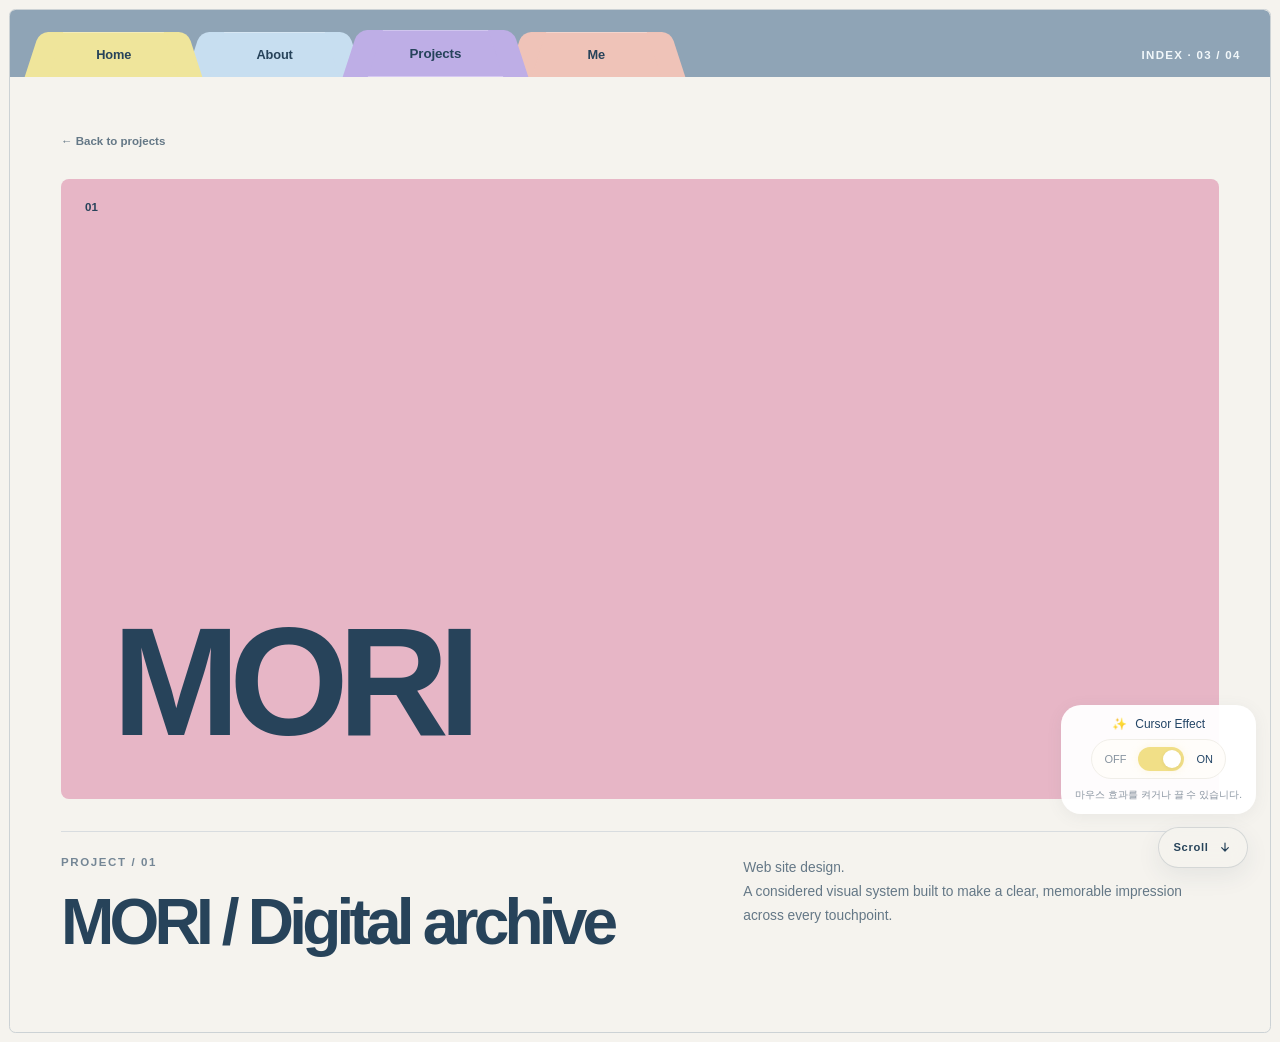
<file: .code-before-cleanup/project.html>
<!doctype html>
<html lang="ko">
  <head>
    <meta charset="UTF-8" />
    <meta name="viewport" content="width=device-width, initial-scale=1.0" />
    <title>Project — Hyeonju Hwang</title>

    <!--
    V0에서는 next/font가 글꼴을 처리했지만,
    일반 HTML에서는 CSS의 폴백 폰트를 사용합니다.
  -->
    <link rel="stylesheet" href="style.css" />
  </head>
  <body data-page="work">
    <!-- V0 SiteShell의 커스텀 커서 -->
    <canvas
      id="cursorTrailCanvas"
      class="cursor-trail-canvas"
      aria-hidden="true"
    ></canvas>

    <div id="customCursor" class="custom-cursor" aria-hidden="true">
      <span></span>
    </div>

    <!-- 사이트 전체 프레임 -->
    <div class="site-frame">
      <header class="browser-bar">
        <nav class="browser-tabs" aria-label="Main navigation">
          <a class="browser-tab" href="index.html">Home</a>
          <a class="browser-tab" href="about.html">About</a>
          <a class="browser-tab active" href="work.html">Projects</a>
          <a class="browser-tab" href="contact.html">Me</a>
        </nav>

        <span class="browser-url">INDEX · 03 / 04</span>
      </header>

      <div class="site-content">
        <!-- =====================================================
           PROJECT DETAIL
           project.html?slug=mori 같은 주소로 프로젝트를 구분합니다.
           ===================================================== -->
        <main class="project-detail">
          <a class="back-link" href="work.html"> ← Back to projects </a>

          <div class="detail-visual project-card pink" id="projectVisual">
            <span class="card-number" id="projectNumber"> 01 </span>

            <strong id="projectTitle"> MORI </strong>
          </div>

          <div class="detail-copy">
            <div>
              <p class="eyebrow" id="projectEyebrow">PROJECT / 01</p>

              <h1 id="projectName">MORI / Digital archive</h1>
            </div>

            <p id="projectDescription">
              Web site design.
              <br />
              A considered visual system built to make a clear, memorable
              impression across every touchpoint.
            </p>
          </div>
        </main>
      </div>
    </div>

    <!-- 긴 페이지에서만 JavaScript가 자동으로 보여주는 Scroll 버튼 -->
    <button
      class="scroll-cue"
      id="scrollCue"
      type="button"
      aria-label="Scroll down"
      hidden
    >
      <span>Scroll</span>

      <svg viewBox="0 0 24 24" fill="none" aria-hidden="true">
        <path
          d="M12 6V18M12 18L7 13M12 18L17 13"
          stroke="currentColor"
          stroke-width="1.8"
          stroke-linecap="round"
          stroke-linejoin="round"
        ></path>
      </svg>
    </button>

    <script src="script.js"></script>
  </body>
</html>
</file>
<file: .code-before-cleanup/style.css>
:root {
  --background: #f5f3ee;
  --foreground: #27435a;
  --line: #d8dcdf;
  --muted: #748695;
  --cursor-shadow: #e7b42f;
  --cursor-yellow: #fee98f;
  --nav-bg: #8fa4b6;
  --nav-text: #27435a;
  --nav-light-text: #f7fbfd;
  --nav-butter: #efe59b;
  --nav-ice: #c7def0;
  --nav-lilac: #d6c9f0;
  --nav-peach: #efc3b8;
  --nav-butter-active: #dfd078;
  --nav-ice-active: #aacce5;
  --nav-lilac-active: #beaee4;
  --nav-peach-active: #e4aa9c;
  --hint-bg: #f6dde3;
  --hint-text: #27435a;
  --hint-shadow: rgba(120, 92, 108, 0.18);
  --profile-line: #d9e4ec;
  --folder-butter: #efe59b;
  --folder-pink: #e7b6c6;
  --folder-blue: #c9dceb;
  --folder-lilac: #d8d0ef;
  --folder-peach: #efd2c7;
  --font-instrument-sans: "Instrument Sans", sans-serif;
}

* {
  box-sizing: border-box;
}

html {
  background: var(--background);
  scroll-behavior: smooth;
}

body {
  margin: 0;
  background: var(--background);
  color: var(--foreground);
  font-family: var(--font-instrument-sans), "Pretendard", "Noto Sans KR", Arial, sans-serif;
  overflow-x: hidden;
  cursor: default;
}

a {
  color: inherit;
  text-decoration: none;
}

button, input, textarea, select {
  font: inherit;
}

button {
  padding: 0;
  border: 0;
  background: none;
  color: inherit;
}

img {
  max-width: 100%;
}

a, button, [role="button"], .browser-tab {
  cursor: pointer;
}

body.has-custom-cursor, body.has-custom-cursor a, body.has-custom-cursor button, body.has-custom-cursor [role="button"], body.has-custom-cursor .browser-tab {
  cursor: none;
}

.email-copy-toast {
  position: fixed;
  left: 50%;
  bottom: calc(1.5rem + env(safe-area-inset-bottom, 0px));
  z-index: 1000000;
  max-width: calc(100% - 2rem);
  width: max-content;
  padding: 0.8rem 1.2rem;
  border: 1px solid var(--line);
  border-radius: 14px;
  background: var(--nav-butter);
  color: var(--foreground);
  box-shadow: 0 8px 22px var(--hint-shadow);
  font-size: 0.85rem;
  text-align: center;
  pointer-events: none;
  opacity: 0;
  transform: translate(-50%, 8px);
  transition: opacity 0.2s ease, transform 0.2s ease;
}

.email-copy-toast.is-visible {
  opacity: 1;
  transform: translate(-50%, 0);
}

.custom-cursor {
  position: fixed;
  left: 50vw;
  top: 50vh;
  z-index: 999999 !important;
  width: 3.35rem;
  height: 3.35rem;
  pointer-events: none !important;
  opacity: 0;
  transform: translate(-50%, -50%);
  will-change: left, top;
}

body.has-custom-cursor .custom-cursor {
  opacity: 1;
}

.custom-cursor::before {
  content: "";
  position: absolute;
  left: 50%;
  top: 50%;
  width: 2.75rem;
  height: 2.75rem;
  background-image: url("data:image/svg+xml,%3Csvg xmlns='http://www.w3.org/2000/svg' viewBox='0 0 64 64'%3E%3Cpath d='M32 5C33.2 5 34.2 5.8 34.7 7L39.5 19.2C39.9 20.2 40.7 21 41.7 21.4L54 26.3C56.7 27.4 56.7 31.2 54 32.3L41.7 37.2C40.7 37.6 39.9 38.4 39.5 39.4L34.7 51.6C33.7 54.2 30.3 54.2 29.3 51.6L24.5 39.4C24.1 38.4 23.3 37.6 22.3 37.2L10 32.3C7.3 31.2 7.3 27.4 10 26.3L22.3 21.4C23.3 21 24.1 20.2 24.5 19.2L29.3 7C29.8 5.8 30.8 5 32 5Z' fill='%23fee98f'/%3E%3C/svg%3E");
  background-repeat: no-repeat;
  background-size: contain;
  background-position: center;
  filter: drop-shadow(2.5px 2.5px 0 var(--cursor-shadow));
  transform: translate(-50%, -50%);
  animation: cursor-twinkle 0.75s ease-in-out infinite;
  pointer-events: none !important;
}

.custom-cursor span {
  display: none;
}

.custom-cursor.is-hovering::before {
  width: 2.85rem;
  height: 2.85rem;
  background-image: url("data:image/svg+xml,%3Csvg xmlns='http://www.w3.org/2000/svg' viewBox='0 0 64 64'%3E%3Cpath d='M8 7C7.1 6.6 6.2 7.4 6.5 8.4L17 50.5C17.6 52.8 20.7 53.2 21.8 51.1L28.2 39.3L39.8 52C41.3 53.7 44 53.7 45.5 52.1L49 48.5C50.5 47 50.4 44.5 48.8 43L37.5 32.7L51.3 25C53.5 23.8 53 20.5 50.6 20.1L8 7Z' fill='%23fee98f'/%3E%3C/svg%3E");
  animation: cursor-hover-diagonal 0.36s ease-in-out infinite;
}

@keyframes cursor-twinkle {
  0%, 100% { transform: translate(-50%, -50%) rotate(-5deg) scale(0.92); opacity: 0.84; }
  50% { transform: translate(-50%, -50%) rotate(7deg) scale(1.06); opacity: 1; }
}

@keyframes cursor-hover-diagonal {
  0%, 100% { transform: translate(-0.35rem, -0.35rem) rotate(-4deg); }
  50% { transform: translate(-0.12rem, -0.12rem) rotate(1deg); }
}

.cursor-trail-canvas {
  position: fixed;
  inset: 0;
  z-index: 999998 !important;
  width: 100vw;
  height: 100vh;
  pointer-events: none !important;
  opacity: 0;
  filter: saturate(1.18) contrast(1.06);
}

body.has-custom-cursor .cursor-trail-canvas {
  opacity: 0.9;
}

.site-frame {
  position: relative;
  min-height: 100vh;
  margin: 0.55rem;
  border: 1px solid #ccd2d5;
  border-radius: 0.4rem;
  background: var(--background);
  overflow: clip;
}

.site-content {
  min-height: calc(100vh - 4.2rem);
  padding: 3.35rem 3.2rem 5rem;
}

.browser-bar {
  position: sticky;
  top: 0;
  z-index: 100;
  height: 4.2rem;
  display: flex;
  align-items: flex-end;
  justify-content: space-between;
  padding: 0.35rem 1.2rem 0;
  background: var(--nav-bg);
  color: var(--nav-light-text);
  border-top-right-radius: 0.4rem;
}

.browser-tabs {
  position: relative;
  display: flex;
  align-items: flex-end;
  gap: 1.25rem;
  height: 100%;
  margin-left: 0.9rem;
}

.browser-tab {
  --tab-bg: var(--nav-butter);
  --tab-active-bg: var(--nav-butter-active);
  position: relative;
  min-width: 8.8rem;
  height: 2.8rem;
  display: flex;
  align-items: center;
  justify-content: center;
  padding: 0.55rem 1.35rem;
  color: var(--nav-text);
  font-size: 0.8rem;
  font-weight: 650;
  letter-spacing: -0.01em;
  border-radius: 0.55rem 0.55rem 0 0;
  background: var(--tab-bg);
  transform-origin: center bottom;
  transition: transform 0.24s ease, background-color 0.24s ease, filter 0.24s ease;
  box-shadow: inset 0 1px 0 rgba(255, 255, 255, 0.28), inset 0 -1px 0 var(--tab-bg);
}

.browser-tab::before, .browser-tab::after {
  content: "";
  position: absolute;
  top: 0;
  width: 1.5rem;
  height: 100%;
  background: var(--tab-bg);
  z-index: -1;
  transition: background-color 0.24s ease;
}

.browser-tab::before {
  left: -0.7rem;
  transform: skewX(-18deg);
  border-top-left-radius: 0.55rem;
}

.browser-tab::after {
  right: -0.7rem;
  transform: skewX(18deg);
  border-top-right-radius: 0.55rem;
}

.browser-tab:nth-child(1) {
  --tab-bg: var(--nav-butter);
  --tab-active-bg: var(--nav-butter-active);
  z-index: 4;
}

.browser-tab:nth-child(2) {
  --tab-bg: var(--nav-ice);
  --tab-active-bg: var(--nav-ice-active);
  z-index: 3;
}

.browser-tab:nth-child(3) {
  --tab-bg: var(--nav-lilac);
  --tab-active-bg: var(--nav-lilac-active);
  z-index: 2;
}

.browser-tab:nth-child(4) {
  --tab-bg: var(--nav-peach);
  --tab-active-bg: var(--nav-peach-active);
  z-index: 1;
}

.browser-tab:hover {
  transform: scale(1.025);
  filter: saturate(1.03);
}

.browser-tab.active {
  z-index: 20;
  background: var(--tab-active-bg);
  transform: scale(1.045);
  font-weight: 750;
  filter: saturate(1.05);
}

.browser-tab.active::before, .browser-tab.active::after {
  background: var(--tab-active-bg);
}

.browser-tab:nth-child(1).active {
  background: var(--nav-butter);
}

.browser-tab:nth-child(1).active::before, .browser-tab:nth-child(1).active::after {
  background: var(--nav-butter);
}

.browser-url {
  padding: 0 0.65rem 1rem 0;
  color: #f6fbfd;
  font-size: 0.72rem;
  font-weight: 700;
  letter-spacing: 0.11em;
  opacity: 0.96;
}

body[data-page="home"] .browser-tabs::before {
  content: "";
  position: absolute;
  left: 1.32rem;
  top: 4.48rem;
  width: 0;
  height: 0;
  border-left: 0.46rem solid transparent;
  border-right: 0.46rem solid transparent;
  border-bottom: 0.52rem solid var(--hint-bg);
  z-index: 30;
  animation: tab-hint-float 1.9s ease-in-out infinite;
}

body[data-page="home"] .browser-tabs::after {
  content: "CLICK A TAB";
  position: absolute;
  left: 0.12rem;
  top: 4.92rem;
  padding: 0.55rem 1rem;
  background: var(--hint-bg);
  color: var(--hint-text);
  font-size: 0.68rem;
  font-weight: 800;
  letter-spacing: 0.08em;
  border-radius: 0.45rem;
  box-shadow: 2px 2px 0 var(--hint-shadow);
  z-index: 29;
  white-space: nowrap;
  animation: tab-hint-float 1.9s ease-in-out infinite;
}

body:not([data-page="home"]) .browser-tabs::before, body:not([data-page="home"]) .browser-tabs::after {
  content: none !important;
  display: none !important;
}

@keyframes tab-hint-float {
  0%, 100% { transform: translateY(0); }
  50% { transform: translateY(-2px); }
}

.eyebrow {
  margin: 0 0 1.5rem;
  color: var(--muted);
  font-size: 0.72rem;
  font-weight: 650;
  letter-spacing: 0.14em;
}

h1 {
  margin: 0;
  font-family: var(--font-instrument-sans), Arial, sans-serif;
  font-size: clamp(3rem, 7vw, 6rem);
  line-height: 0.88;
  letter-spacing: -0.075em;
  font-weight: 700;
  color: var(--foreground);
}

body[data-page="home"] .site-frame {
  min-height: calc(100vh - 1.1rem);
  display: flex;
  flex-direction: column;
}

.home-redesign-content {
  flex: 1;
  display: flex;
  padding-bottom: 2rem;
}

.home-redesign-page {
  width: 100%;
  display: grid;
  grid-template-columns: minmax(0, 1.05fr) minmax(320px, 0.95fr);
  gap: clamp(2rem, 5vw, 6rem);
  align-items: center;
}

.home-redesign-copy {
  min-width: 0;
  display: flex;
  flex-direction: column;
  justify-content: center;
}

.home-redesign-kicker {
  margin: 0 0 1.1rem;
  color: var(--muted);
  font-size: 0.72rem;
  font-weight: 750;
  letter-spacing: 0.12em;
}

.home-redesign-title {
  font-size: clamp(3.8rem, 8vw, 7rem);
  line-height: 0.84;
  margin-bottom: clamp(2rem, 4vw, 4rem);
}

.home-redesign-intro {
  max-width: 44rem;
  padding-top: 1.35rem;
  border-top: 1px solid var(--line);
}

.home-redesign-intro-title {
  margin: 0;
  font-size: clamp(1.15rem, 2vw, 1.65rem);
  line-height: 1.55;
  font-weight: 750;
  letter-spacing: -0.035em;
}

.home-redesign-intro-description {
  margin: 1rem 0 0;
  color: rgba(39, 67, 90, 0.72);
  font-size: 0.93rem;
  line-height: 1.8;
  font-weight: 520;
}

.home-redesign-contact-strip {
  display: grid;
  grid-template-columns: repeat(2, minmax(0, 1fr));
  margin-top: 2.1rem;
  border-top: 1px solid var(--line);
  border-bottom: 1px solid var(--line);
}

.home-redesign-contact-item {
  min-width: 0;
  min-height: 3.25rem;
  display: flex;
  align-items: center;
  gap: 0.65rem;
  padding: 0.85rem 0.8rem;
  border-right: 1px solid var(--line);
  color: rgba(39, 67, 90, 0.84);
  font-size: 0.72rem;
  font-weight: 650;
  overflow: hidden;
}

.home-redesign-contact-item:nth-child(2n) {
  border-right: 0;
}

.home-redesign-contact-item:nth-child(-n + 2) {
  border-bottom: 1px solid var(--line);
}

.home-redesign-contact-item > span:last-child {
  min-width: 0;
  overflow: hidden;
  text-overflow: ellipsis;
  white-space: nowrap;
}

.home-redesign-contact-icon {
  width: 1.15rem;
  height: 1.15rem;
  flex: 0 0 auto;
}

.home-redesign-contact-icon svg {
  width: 100%;
  height: 100%;
  display: block;
}

.home-redesign-action-row {
  display: flex;
  align-items: flex-end;
  justify-content: space-between;
  gap: 2rem;
  margin-top: 2rem;
}

.home-redesign-work-button {
  display: inline-flex;
  align-items: center;
  justify-content: space-between;
  gap: 2rem;
  min-width: 12rem;
  padding: 0.95rem 1.05rem;
  border: 1px solid var(--foreground);
  border-radius: 0.35rem;
  font-size: 0.78rem;
  font-weight: 750;
  transition: transform 0.2s ease, background 0.2s ease, color 0.2s ease;
}

.home-redesign-work-button:hover {
  transform: translateY(-2px);
  background: var(--foreground);
  color: #ffffff;
}

.home-redesign-work-arrow {
  font-size: 1rem;
}

.home-redesign-small-message {
  margin: 0;
  text-align: right;
  color: rgba(39, 67, 90, 0.58);
  font-size: 0.65rem;
  font-weight: 720;
  line-height: 1.55;
  letter-spacing: 0.08em;
}

.home-redesign-image {
  min-width: 0;
  height: min(68vh, 720px);
  display: flex;
  align-items: flex-end;
  justify-content: center;
  overflow: hidden;
  border-radius: 0.35rem;
  background: #e7e5df;
}

.home-redesign-image img {
  width: 100%;
  height: 100%;
  object-fit: cover;
  object-position: center top;
  display: block;
}

.home-redesign-footer {
  display: flex;
  justify-content: space-between;
  align-items: center;
  gap: 2rem;
  padding: 0.9rem 3.2rem 1.15rem;
  border-top: 1px solid var(--line);
  color: rgba(39, 67, 90, 0.58);
  font-size: 0.62rem;
  font-weight: 680;
  letter-spacing: 0.06em;
}

.home-redesign-footer p {
  margin: 0;
}

.home-redesign-footer span {
  margin: 0 0.35rem;
}

.work-page {
  min-height: calc(100vh - 10rem);
  padding-top: 1rem;
}

.work-heading {
  display: flex;
  justify-content: space-between;
  align-items: flex-start;
  gap: 3rem;
  margin-bottom: 2rem;
}

.work-description {
  max-width: 18rem;
  margin: 1.25rem 0 0;
  color: rgba(39, 67, 90, 0.8);
  font-size: 0.98rem;
  font-weight: 560;
  line-height: 1.8;
  letter-spacing: -0.015em;
}

.desktop-filter-wrap {
  position: relative;
  z-index: 10;
}

.filters {
  display: flex;
  flex-wrap: wrap;
  gap: 0.7rem;
  margin-bottom: 2.6rem;
}

.filters button {
  border: 1px solid #c9d1d8;
  background: transparent;
  color: var(--foreground);
  border-radius: 0.7rem;
  padding: 0.82rem 1.18rem;
  font-size: 0.74rem;
  font-weight: 600;
  transition: background 0.18s ease, color 0.18s ease, transform 0.18s ease, box-shadow 0.18s ease;
}

.filters button:hover {
  transform: translateY(-1px);
  box-shadow: 0 6px 16px rgba(39, 67, 90, 0.06);
}

.filters button.selected {
  background: var(--foreground);
  color: #ffffff;
  border-color: var(--foreground);
}

.folders-grid {
  display: grid;
  grid-template-columns: repeat(4, minmax(0, 1fr));
  gap: 3rem 1.25rem;
  align-items: start;
}

.folder-card {
  --folder-color: var(--folder-pink);
  display: block;
  width: 100%;
  min-width: 0;
  text-align: left;
  transition: transform 0.28s ease;
  cursor: pointer;
}

.folder-card:hover {
  transform: translateY(-4px);
}

.folder-card.is-filter-hidden {
  display: none !important;
}

.folder-visual {
  position: relative;
  padding-top: 0.95rem;
}

.folder-tab-piece {
  position: absolute;
  left: 0.6rem;
  top: 0;
  width: 5.2rem;
  height: 1.2rem;
  background: var(--folder-color);
  clip-path: polygon(0.52rem 0, calc(100% - 0.52rem) 0, 100% 100%, 0 100%);
  z-index: 1;
}

.folder-card-surface {
  position: relative;
  z-index: 2;
  width: 100%;
  padding: 0.7rem;
  background: var(--folder-color);
  border-radius: 0.14rem 0.48rem 0.48rem 0.48rem;
  box-shadow: inset 0 1px 0 rgba(255, 255, 255, 0.25), 0 7px 15px rgba(89, 101, 114, 0.055);
}

.folder-card-head {
  display: flex;
  align-items: center;
  height: 1.1rem;
  margin-bottom: 0.4rem;
}

.folder-card-index {
  color: rgba(39, 67, 90, 0.74);
  font-size: 0.66rem;
  font-weight: 700;
}

.folder-card-preview {
  position: relative;
  width: 100%;
  aspect-ratio: 16 / 9;
  overflow: hidden;
  background: rgba(255, 255, 255, 0.4);
  border: 1px solid rgba(39, 67, 90, 0.14);
  border-radius: 0.08rem;
}

.folder-card-video, .folder-card-image {
  display: block;
  width: 100%;
  height: 100%;
  object-fit: cover;
  object-position: center;
  background: #f0eeee;
}

.folder-card-video {
  pointer-events: none;
}

.folder-card-image {
  object-position: center top;
}

.folder-card-preview.is-portrait {
  position: relative;
  display: grid;
  place-items: center;
  isolation: isolate;
  background: #22272c;
}

.folder-card-preview.is-portrait .folder-card-video-blur {
  position: absolute;
  inset: -10%;
  z-index: 0;
  width: 120%;
  height: 120%;
  object-fit: cover;
  filter: blur(16px);
  opacity: 0.92;
  pointer-events: none;
}

.portrait-video-mat {
  position: relative;
  z-index: 2;
  height: 91%;
  aspect-ratio: 9 / 16;
  overflow: hidden;
  border: 1px solid rgba(255, 255, 255, 0.68);
  border-radius: 0.42rem;
  background: #16191c;
  box-shadow: 0 8px 18px rgba(35, 52, 68, 0.16);
  transition: transform 0.28s ease;
}

.folder-card:hover .portrait-video-mat {
  transform: scale(1.018);
}

/* Shorts previews fill the folder interior without changing its spacing. */
body[data-page="work"] .folder-card[data-project-orientation="portrait"] .portrait-video-mat {
  position: absolute;
  inset: 0;
  width: auto;
  height: 100%;
  margin: auto;
  border: 0;
  border-radius: 0;
}

.folder-card-video-portrait {
  width: 100%;
  height: 100%;
  object-fit: cover;
  pointer-events: none;
}

body[data-page="work"] .folder-card[data-project-orientation="portrait"]:hover .portrait-video-mat {
  transform: none;
}

.folder-award-badge {
  position: relative;
  top: 7px;
  left: -5px;
  z-index: 3;
  display: block;
  width: 170px;
  height: auto;
  aspect-ratio: 464 / 144;
  flex: 0 0 auto;
  overflow: visible;
  pointer-events: none;
}
.detail-scroll-preview {
  position: relative;
  overflow: hidden;
  background: #f4f6f8;
}

.detail-scroll-preview-track {
  position: absolute;
  inset: 0;
  overflow: hidden;
  background: #ffffff;
}

.detail-scroll-preview-image {
  display: block;
  width: 100%;
  height: auto;
  transform: translate3d(0, 0, 0);
  will-change: transform;
}

.folder-card-meta {
  display: flex;
  justify-content: space-between;
  align-items: flex-start;
  gap: 0.8rem;
  margin-top: 0.78rem;
}

.folder-card-meta-copy {
  min-width: 0;
}

.folder-card-meta-copy p {
  margin: 0 0 0.32rem;
  color: var(--foreground);
  font-size: 0.76rem;
  font-weight: 740;
}

.folder-card-meta-copy span {
  color: rgba(39, 67, 90, 0.66);
  font-size: 0.63rem;
  line-height: 1.45;
}

.folder-card-meta-side {
  display: flex;
  flex-direction: column;
  align-items: flex-end;
  flex-shrink: 0;
  gap: 0.34rem;
}

.folder-card-meta-side small {
  color: rgba(39, 67, 90, 0.55);
  font-size: 0.58rem;
  font-weight: 650;
}

.project-arrow {
  color: var(--foreground);
  font-size: 1rem;
}

.folder-butter {
  --folder-color: var(--folder-butter);
}

.folder-pink {
  --folder-color: var(--folder-pink);
}

.folder-blue {
  --folder-color: var(--folder-blue);
}

.folder-lilac {
  --folder-color: var(--folder-lilac);
}

.folder-peach {
  --folder-color: var(--folder-peach);
}

.folder-video-open-hint {
  position: absolute;
  right: 10px;
  bottom: 10px;
  z-index: 6;
  display: inline-flex;
  align-items: center;
  min-height: 26px;
  padding: 0 9px;
  border-radius: 999px;
  background: rgba(255, 255, 255, 0.88);
  color: #234566;
  font-size: 0.55rem;
  font-weight: 800;
  opacity: 0;
  transform: translateY(4px);
  transition: opacity 0.2s ease, transform 0.2s ease;
  pointer-events: none;
}

.folder-card:hover .folder-video-open-hint {
  opacity: 1;
  transform: translateY(0);
}

.inner-page {
  min-height: calc(100vh - 11rem);
  display: grid;
  grid-template-columns: minmax(0, 1fr) minmax(260px, 0.75fr);
  gap: clamp(2rem, 6vw, 8rem);
  align-items: center;
}

body[data-page="contact"] .inner-page {
  grid-template-columns: minmax(0, 1fr) minmax(220px, 0.7fr);
}

.contact-copy {
  max-width: 50rem;
}

.contact-copy .about-storyline {
  margin-top: 2rem;
  font-size: 1rem;
  line-height: 1.8;
  color: rgba(39, 67, 90, 0.76);
}

.contact-links {
  margin-top: 3rem;
  border-top: 1px solid var(--line);
}

.contact-links a {
  display: grid;
  grid-template-columns: 8rem minmax(0, 1fr) auto;
  align-items: center;
  gap: 1.25rem;
  min-height: 4.6rem;
  border-bottom: 1px solid var(--line);
  transition: padding-left 0.22s ease, background 0.22s ease;
}

.contact-links a:hover {
  padding-left: 0.55rem;
  background: rgba(255, 255, 255, 0.24);
}

.contact-links span {
  color: var(--muted);
  font-size: 0.7rem;
  font-weight: 700;
  letter-spacing: 0.04em;
}

.contact-links strong {
  min-width: 0;
  font-size: clamp(1rem, 1.8vw, 1.35rem);
  font-weight: 680;
  overflow-wrap: anywhere;
}

.contact-links b {
  font-size: 1.05rem;
  font-weight: 500;
}

.project-detail {
  min-height: calc(100vh - 11rem);
}

.back-link {
  display: inline-flex;
  margin-bottom: 2rem;
  color: rgba(39, 67, 90, 0.7);
  font-size: 0.72rem;
  font-weight: 700;
}

.detail-visual {
  position: relative;
  min-height: clamp(280px, 50vw, 620px);
  display: flex;
  align-items: flex-end;
  justify-content: space-between;
  padding: clamp(1.5rem, 4vw, 3.5rem);
  overflow: hidden;
  border-radius: 0.5rem;
  color: var(--foreground);
}

.detail-visual .card-number {
  position: absolute;
  left: 1.5rem;
  top: 1.4rem;
  font-size: 0.72rem;
  font-weight: 800;
}

.detail-visual strong {
  font-size: clamp(4rem, 12vw, 10rem);
  line-height: 0.84;
  letter-spacing: -0.07em;
}

.detail-visual.pink {
  background: #e7b6c6;
}

.detail-visual.charcoal {
  background: #4b555d;
  color: #f8f6f1;
}

.detail-visual.red {
  background: #d46e66;
}

.detail-visual.blush {
  background: #efd2c7;
}

.detail-visual.peach {
  background: #f0d0b8;
}

.detail-visual.lilac {
  background: #d8d0ef;
}

.detail-copy {
  display: grid;
  grid-template-columns: minmax(0, 1fr) minmax(260px, 0.75fr);
  gap: 3rem;
  margin-top: 2rem;
  padding-top: 1.5rem;
  border-top: 1px solid var(--line);
}

.detail-copy h1 {
  font-size: clamp(2.3rem, 5vw, 5rem);
  line-height: 0.95;
}

.detail-copy > p {
  margin: 0;
  color: rgba(39, 67, 90, 0.7);
  font-size: 0.86rem;
  line-height: 1.75;
}

.scroll-cue {
  position: fixed;
  right: 2rem;
  bottom: 2rem;
  z-index: 200;
  display: inline-flex;
  align-items: center;
  gap: 0.5rem;
  padding: 0.72rem 0.9rem;
  border: 1px solid rgba(39, 67, 90, 0.16);
  border-radius: 999px;
  background: rgba(245, 243, 238, 0.92);
  color: var(--foreground);
  box-shadow: 0 8px 24px rgba(39, 67, 90, 0.08);
  backdrop-filter: blur(10px);
}

.scroll-cue[hidden] {
  display: none !important;
}

.scroll-cue span {
  font-size: 0.7rem;
  font-weight: 750;
  letter-spacing: 0.06em;
}

.scroll-cue svg {
  width: 1rem;
  height: 1rem;
}

.mobile-category-grid-html, .mobile-explorer-header, .mobile-explorer-empty {
  display: none;
}

@media (max-width: 1200px) {
  .folders-grid {
    grid-template-columns: repeat(2, minmax(0, 1fr));
  }
}

@media (max-width: 767px) {
  .site-frame {
    margin: 0.35rem;
    min-height: calc(100vh - 0.7rem);
  }
  .browser-bar {
    height: 3rem;
    padding: 0.25rem 0.4rem 0;
    align-items: flex-end;
  }
  .browser-tabs {
    width: 100%;
    display: flex;
    gap: 0;
    margin-left: 0;
  }
  .browser-tab {
    flex: 1 1 0;
    min-width: 0;
    height: 2.15rem;
    padding: 0.45rem 0.15rem;
    font-size: 0.65rem;
    border-radius: 0;
    clip-path: polygon(0 100%, 7px 6px, 9px 2px, 13px 0,
      calc(100% - 13px) 0, calc(100% - 9px) 2px,
      calc(100% - 7px) 6px, 100% 100%);
    box-shadow: none;
    transform: none;
  }
  .browser-tab + .browser-tab {
    margin-left: -10px;
  }
  .browser-tab:hover, .browser-tab.active {
    transform: none;
  }
  .browser-tab:focus-visible {
    outline: none;
    box-shadow: inset 0 0 0 2px var(--nav-text);
  }
  .browser-tab::before, .browser-tab::after {
    content: none;
    display: none;
  }
  .browser-url {
    display: none;
  }
  body[data-page="home"] .browser-tabs::before, body[data-page="home"] .browser-tabs::after {
    display: none !important;
    content: none !important;
  }
  .site-content {
    min-height: auto;
    padding: 2.1rem 1.1rem 3rem;
  }
  h1 {
    font-size: clamp(3.2rem, 19vw, 5.4rem);
  }
  .home-redesign-content {
    padding-bottom: 0;
  }
  .home-redesign-page {
    display: flex;
    flex-direction: column;
    gap: 2rem;
  }
  .home-redesign-copy {
    width: 100%;
    order: 1;
  }
  .home-redesign-image {
    width: 100%;
    height: auto;
    aspect-ratio: 4 / 5;
    order: 2;
  }
  .home-redesign-title {
    font-size: clamp(3.5rem, 18vw, 5.5rem);
    margin-bottom: 2rem;
  }
  .home-redesign-intro-title {
    font-size: 1.05rem;
  }
  .home-redesign-intro-description {
    font-size: 0.8rem;
  }
  .home-redesign-contact-strip {
    grid-template-columns: 1fr;
  }
  .home-redesign-contact-item, .home-redesign-contact-item:nth-child(2n), .home-redesign-contact-item:nth-child(-n + 2) {
    border-right: 0;
    border-bottom: 1px solid var(--line);
  }
  .home-redesign-contact-item:last-child {
    border-bottom: 0;
  }
  .home-redesign-action-row {
    align-items: flex-start;
    flex-direction: column;
  }
  .home-redesign-small-message {
    text-align: left;
  }
  .home-redesign-footer {
    flex-direction: column;
    align-items: flex-start;
    gap: 0.45rem;
    padding: 1rem 1.1rem 1.2rem;
  }
  .desktop-filter-wrap {
    display: none !important;
  }
  .mobile-category-grid-html {
    display: grid !important;
    grid-template-columns: repeat(2, minmax(0, 1fr));
    gap: 14px 10px;
    margin-bottom: 24px;
  }
  .mobile-category-folder {
    display: block;
    width: 100%;
    text-align: left;
  }
  .mobile-category-surface {
    position: relative;
    display: block;
    height: 76px;
    padding: 10px 11px;
    border-radius: 2px 8px 8px 8px;
    background: var(--folder-color);
  }
  .mobile-category-index {
    position: absolute;
    right: 10px;
    top: 9px;
    font-size: 8px;
    font-weight: 760;
  }
  .mobile-category-copy strong {
    display: block;
    color: #234566;
    font-size: 11px;
    font-weight: 780;
  }
  .mobile-category-copy small {
    display: block;
    color: rgba(39, 67, 90, 0.62);
    font-size: 7px;
  }
  .folders-grid {
    grid-template-columns: 1fr !important;
    gap: 20px !important;
  }
  .work-page.mobile-explorer-folder-open .work-heading, .work-page.mobile-explorer-folder-open .mobile-category-grid-html {
    display: none !important;
  }
  .work-page.mobile-explorer-folder-open .mobile-explorer-header {
    display: block !important;
    margin-bottom: 20px;
  }
  .mobile-explorer-back {
    display: inline-flex;
    align-items: center;
    gap: 4px;
    margin-bottom: 12px;
    font-size: 12px;
    font-weight: 700;
  }
  .mobile-explorer-title-row {
    display: flex;
    justify-content: space-between;
    align-items: baseline;
    padding-bottom: 10px;
    border-bottom: 1px solid var(--line);
  }
  .mobile-explorer-title {
    margin: 0;
    color: #234566;
    font-size: 26px;
  }
  #projectGrid.mobile-folder-closed {
    display: none !important;
  }
  #projectGrid.mobile-folder-open {
    display: grid !important;
  }
  .inner-page, body[data-page="contact"] .inner-page {
    display: block;
    min-height: auto;
  }
  .contact-copy .about-storyline {
    font-size: 0.82rem;
  }
  .contact-links {
    margin-top: 2rem;
  }
  .contact-links a {
    grid-template-columns: 5rem minmax(0, 1fr) auto;
    gap: 0.65rem;
    min-height: 4rem;
  }
  .contact-links span {
    font-size: 0.6rem;
  }
  .contact-links strong {
    font-size: 0.88rem;
  }
  .detail-visual {
    min-height: 300px;
    padding: 1.2rem;
  }
  .detail-visual strong {
    font-size: clamp(3.2rem, 21vw, 6rem);
  }
  .detail-copy {
    grid-template-columns: 1fr;
    gap: 1.25rem;
  }
  .detail-copy h1 {
    font-size: clamp(2rem, 11vw, 3.4rem);
  }
  .scroll-cue {
    right: 1rem;
    bottom: 1rem;
  }
  .custom-cursor, .cursor-trail-canvas {
    display: none !important;
  }
}

body[data-page="about"] .about-page {
  min-height: calc(100vh - 10rem);
  display: flex;
  flex-direction: column;
  gap: 3.2rem;
  padding-top: 3rem;
}

body[data-page="about"] .about-hero {
  display: grid;
  grid-template-columns: minmax(360px, 0.92fr) minmax(560px, 1.08fr);
  gap: 56px;
  align-items: end;
  margin-bottom: 42px;
}

body[data-page="about"] .about-copy {
  max-width: 540px;
}

body[data-page="about"] .about-copy .eyebrow {
  margin: 0 0 18px;
  color: #758aa1;
  font-size: 14px;
  font-weight: 700;
  letter-spacing: 0.16em;
}

body[data-page="about"] .about-copy h1 {
  margin: 0;
  font-size: clamp(64px, 7vw, 100px);
  line-height: 0.9;
  letter-spacing: -0.06em;
  color: #234566;
}

body[data-page="about"] .about-lede {
  margin: 34px 0 0;
  font-size: clamp(34px, 3.2vw, 58px);
  line-height: 0.94;
  letter-spacing: -0.05em;
  font-weight: 700;
  color: #234566;
}

body[data-page="about"] .about-lede em {
  font-style: normal;
  color: #8ca9c5;
}

body[data-page="about"] .about-storyline {
  margin: 28px 0 30px;
  padding-left: 16px;
  border-left: 3px solid #d8dfe6;
  font-size: 17px;
  line-height: 1.7;
  font-weight: 700;
  color: #234566;
}

body[data-page="about"] .about-contact-list {
  width: min(100%, 560px);
  border: 1px solid #d9e0e7;
  background: rgba(255, 255, 255, 0.3);
}

body[data-page="about"] .about-contact-row {
  display: grid;
  grid-template-columns: 150px 1fr;
  gap: 24px;
  align-items: center;
  padding: 16px;
  border-bottom: 1px solid #d9e0e7;
  transition: background-color 0.2s ease, transform 0.2s ease;
}

body[data-page="about"] .about-contact-row:last-child {
  border-bottom: none;
}

body[data-page="about"] .about-contact-row:hover {
  background: rgba(255, 255, 255, 0.55);
  transform: translateX(3px);
}

body[data-page="about"] .about-contact-label {
  display: inline-flex;
  align-items: center;
  gap: 10px;
  color: #758aa1;
  font-size: 12px;
  font-weight: 700;
  letter-spacing: 0.16em;
  text-transform: uppercase;
}

body[data-page="about"] .about-contact-value {
  min-width: 0;
  display: inline-flex;
  align-items: center;
  justify-content: flex-end;
  gap: 12px;
  color: #234566;
  font-size: 15px;
  font-weight: 700;
}

body[data-page="about"] .about-contact-value-stack {
  position: relative;
  flex-direction: column;
  align-items: flex-end;
  gap: 2px;
}

body[data-page="about"] .about-contact-value-stack small {
  color: #7f92a7;
  font-size: 12px;
  font-weight: 500;
  line-height: 1.3;
  text-align: right;
}

body[data-page="about"] .about-link-arrow {
  width: 28px;
  height: 28px;
  flex: 0 0 28px;
  display: inline-flex;
  align-items: center;
  justify-content: center;
  border-radius: 999px;
  background: #eedf80;
  color: #234566;
}

body[data-page="about"] .about-inline-icon {
  width: 16px;
  height: 16px;
  flex: 0 0 16px;
}

body[data-page="about"] .about-profile {
  align-self: stretch;
  display: flex;
  justify-content: flex-end;
  align-items: flex-end;
}

body[data-page="about"] .about-profile-shell {
  width: min(100%, 548px);
  margin-left: auto;
}

body[data-page="about"] .profile-topline {
  display: flex;
  justify-content: space-between;
  align-items: center;
  margin-bottom: 18px;
  color: #758aa1;
  font-size: 14px;
  font-weight: 700;
  letter-spacing: 0.16em;
}

body[data-page="about"] .portrait {
  position: relative;
  width: 100%;
  height: 520px;
  overflow: hidden;
  border: 1px solid #d9e0e7;
  border-radius: 0.55rem;
  background: radial-gradient(circle at 50% 34%, #fbfcfc 0%, #f4f7f7 42%, #e6eeee 100%);
  box-shadow: 0 16px 32px rgba(95, 112, 120, 0.08);
}

body[data-page="about"] .portrait-image {
  width: 100%;
  height: 100%;
  object-fit: contain !important;
  object-position: center 160% !important;
  transform: scale(0.95);
  transform-origin: center bottom;
}

body[data-page="about"] .portrait-caption {
  display: flex;
  justify-content: space-between;
  align-items: center;
  gap: 24px;
  padding-top: 16px;
  margin-top: 16px;
  border-top: 1px solid #d9e0e7;
}

body[data-page="about"] .portrait-caption strong {
  color: #234566;
  font-size: 14px;
  font-weight: 800;
}

body[data-page="about"] .portrait-caption span {
  color: #99a8b9;
  font-size: 13px;
  letter-spacing: 0.08em;
  text-align: right;
}

body[data-page="about"] .about-info-grid {
  display: grid;
  grid-template-columns: repeat(3, minmax(0, 1fr));
  gap: 16px;
  align-items: stretch;
}

body[data-page="about"] .about-info-card {
  position: relative;
  min-height: 208px;
  padding: 22px 20px 20px;
  border: 1px solid #d9e0e7;
  border-radius: 0.38rem;
  background: rgba(255, 255, 255, 0.24);
}

body[data-page="about"] .about-info-grid > .about-info-card:nth-child(4),
body[data-page="about"] .about-info-grid > .about-info-card:nth-child(5),
body[data-page="about"] .about-info-grid > .about-info-card:nth-child(6) {
  min-height: 270px;
}

body[data-page="about"] .about-info-card h3 {
  margin: 0 0 18px;
  color: #234566;
  font-size: 16px;
  font-weight: 800;
}

body[data-page="about"] .about-info-list {
  display: flex;
  flex-direction: column;
  gap: 14px;
  margin: 0;
  padding: 0;
  list-style: none;
}

body[data-page="about"] .about-info-list li {
  color: #52697f;
  font-size: 15px;
  line-height: 1.7;
}

body[data-page="about"] .about-info-list:not(.about-info-list-detail) {
  gap: 6px;
}

body[data-page="about"] .about-info-list:not(.about-info-list-detail) li {
  line-height: 1.55;
}

body[data-page="about"] .about-info-list-detail li {
  display: flex;
  flex-direction: column;
  gap: 4px;
}

body[data-page="about"] .about-info-list-detail strong {
  color: #234566;
  font-size: 15px;
  font-weight: 800;
}

body[data-page="about"] .about-info-list-detail span {
  display: block;
  color: #52697f;
  font-size: 14px;
  line-height: 1.75;
}

body[data-page="about"] .about-info-card-award {
  overflow: hidden;
  background: radial-gradient(circle at top right, rgba(240, 220, 130, 0.18), transparent 34%), rgba(255, 255, 255, 0.24);
}

body[data-page="about"] .achievement-title {
  margin: 0;
  padding-right: 112px;
  color: #234566;
  font-size: 16px;
  line-height: 1.5;
  font-weight: 800;
}

body[data-page="about"] .achievement-chip {
  display: inline-flex;
  align-items: center;
  margin-top: 16px;
  padding: 9px 14px;
  border-radius: 999px;
  background: #f4e58a;
  color: #4d4313;
  font-size: 13px;
  font-weight: 800;
}

body[data-page="about"] .achievement-open {
  position: absolute;
  right: 20px;
  bottom: 20px;
  display: inline-flex;
  align-items: center;
  gap: 8px;
  padding: 12px 18px;
  border-radius: 999px;
  background: #eedf80;
  color: #234566;
  font-size: 14px;
  font-weight: 800;
  transition: transform 0.2s ease, box-shadow 0.2s ease;
}

body[data-page="about"] .achievement-open:hover {
  transform: translateY(-1px);
  box-shadow: 0 10px 24px rgba(74, 67, 19, 0.12);
}

body:is([data-page="about"], [data-page="work"]) .award-medal {
  position: absolute;
  top: -20px;
  right: 24px;
  width: 82px;
  height: 106px;
  display: flex;
  align-items: flex-start;
  justify-content: center;
  z-index: 2;
}

body:is([data-page="about"], [data-page="work"]) .award-medal-svg {
  width: 82px;
  height: 106px;
  display: block;
  filter: drop-shadow(0 7px 8px rgba(94, 80, 29, 0.12));
}

body:is([data-page="about"], [data-page="work"]) .shorts-modal-backdrop {
  position: fixed;
  inset: 0;
  z-index: 99990;
  display: grid;
  place-items: center;
  padding: 24px;
  background: rgba(28, 42, 57, 0.42);
  backdrop-filter: blur(10px);
}

body:is([data-page="about"], [data-page="work"]) .shorts-modal-backdrop[hidden] {
  display: none !important;
}

body:is([data-page="about"], [data-page="work"]) .shorts-modal {
  position: relative;
  z-index: 1001;
  width: min(1120px, 100%);
  min-height: 640px;
  display: grid;
  grid-template-columns: minmax(320px, 1fr) 360px;
  gap: 28px;
  padding: 34px 32px;
  border-radius: 28px;
  background: radial-gradient(circle at top left, rgba(240, 223, 130, 0.18), transparent 28%), rgba(250, 251, 252, 0.96);
  box-shadow: 0 30px 80px rgba(20, 31, 42, 0.24);
  overflow: visible;
}

body:is([data-page="about"], [data-page="work"]) .shorts-close {
  position: absolute;
  top: 18px;
  right: 18px;
  z-index: 5;
  width: 36px;
  height: 36px;
  display: grid;
  place-items: center;
  border-radius: 999px;
  background: rgba(35, 69, 102, 0.08);
  color: #234566;
  font-size: 28px;
  line-height: 1;
}

body:is([data-page="about"], [data-page="work"]) .shorts-modal-copy {
  display: flex;
  flex-direction: column;
  justify-content: flex-start;
  padding-right: 4px;
}

body:is([data-page="about"], [data-page="work"]) .shorts-kicker {
  margin: 0 0 14px;
  color: #758aa1;
  font-size: 13px;
  font-weight: 800;
  letter-spacing: 0.16em;
}

body:is([data-page="about"], [data-page="work"]) .shorts-modal-copy h2 {
  margin: 0;
  color: #234566;
  font-size: clamp(30px, 3.2vw, 44px);
  line-height: 1.13;
  letter-spacing: -0.045em;
}

body:is([data-page="about"], [data-page="work"]) .shorts-description {
  max-width: 520px;
  margin: 28px 0 0;
  color: #60778d;
  font-size: 17px;
  line-height: 1.85;
}

body:is([data-page="about"], [data-page="work"]) .shorts-chip-row {
  display: flex;
  flex-wrap: wrap;
  gap: 10px;
  margin-top: 18px;
}

body:is([data-page="about"], [data-page="work"]) .shorts-info-chip {
  display: inline-flex;
  align-items: center;
  padding: 10px 16px;
  border-radius: 999px;
  background: #eff2f5;
  color: #52697f;
  font-size: 14px;
  font-weight: 700;
}

body:is([data-page="about"], [data-page="work"]) .shorts-action-row {
  display: flex;
  flex-wrap: wrap;
  gap: 12px;
  margin-top: 24px;
}

body:is([data-page="about"], [data-page="work"]) .shorts-direct-link, body:is([data-page="about"], [data-page="work"]) .shorts-channel-link {
  display: inline-flex;
  align-items: center;
  gap: 8px;
  padding: 14px 18px;
  border-radius: 999px;
  font-size: 15px;
  font-weight: 800;
  transition: transform 0.2s ease, box-shadow 0.2s ease;
}

body:is([data-page="about"], [data-page="work"]) .shorts-direct-link {
  background: #eedf80;
  color: #234566;
}

body:is([data-page="about"], [data-page="work"]) .shorts-channel-link {
  background: #eef2f5;
  color: #234566;
}

body:is([data-page="about"], [data-page="work"]) .shorts-phone-wrap {
  display: flex;
  align-items: center;
  justify-content: center;
}

body:is([data-page="about"], [data-page="work"]) .shorts-phone {
  width: 100%;
  max-width: 330px;
}

body:is([data-page="about"], [data-page="work"]) .shorts-phone-frame {
  position: relative;
  overflow: hidden;
  padding: 16px 14px 70px;
  border: 7px solid #161a20;
  border-radius: 46px;
  background: #111827;
  box-shadow: 0 24px 54px rgba(17, 24, 39, 0.28), inset 0 0 0 1px rgba(255, 255, 255, 0.08);
}

body:is([data-page="about"], [data-page="work"]) .shorts-dynamic-island {
  position: absolute;
  top: 10px;
  left: 50%;
  z-index: 6;
  width: 96px;
  height: 26px;
  transform: translateX(-50%);
  border-radius: 999px;
  background: #05070a;
}

body:is([data-page="about"], [data-page="work"]) .shorts-video-stage {
  position: relative;
  height: 560px;
  overflow: hidden;
  border-radius: 24px;
  background: #000000;
}

body:is([data-page="about"], [data-page="work"]) .shorts-video-stage iframe {
  position: absolute;
  inset: 0;
  z-index: 1;
  width: 100%;
  height: 100%;
  border: 0;
}

body[data-page="about"] .about-mobile-only {
  display: none;
}

@media (max-width: 1400px) {
  body[data-page="about"] .about-info-grid {
    grid-template-columns: repeat(2, minmax(0, 1fr));
  }
  body[data-page="about"] .portrait {
    height: 472px;
  }
}

@media (max-width: 1200px) {
  body[data-page="about"] .about-hero {
    grid-template-columns: 1fr;
    gap: 34px;
  }
  body[data-page="about"] .about-profile {
    justify-content: flex-start;
  }
  body[data-page="about"] .about-profile-shell {
    width: min(100%, 620px);
    margin-left: 0;
  }
  body:is([data-page="about"], [data-page="work"]) .shorts-modal {
    grid-template-columns: 1fr;
    justify-items: center;
  }
  body:is([data-page="about"], [data-page="work"]) .shorts-modal-copy {
    width: 100%;
  }
}

@media (max-width: 767px) {
  body[data-page="about"] .about-page > .about-hero, body[data-page="about"] .about-page > .about-info-grid {
    display: none !important;
  }
  body[data-page="about"] .about-page {
    min-height: auto;
    padding-top: 0;
    gap: 0;
  }
  body[data-page="about"] .about-mobile-only {
    display: block !important;
  }
  body[data-page="about"] .about-mobile-hero {
    display: grid;
    grid-template-columns: minmax(0, 1.1fr) minmax(115px, 0.9fr);
    gap: 1rem;
    align-items: start;
  }
  body[data-page="about"] .about-mobile-intro {
    min-width: 0;
  }
  body[data-page="about"] .about-mobile-intro h1 {
    font-size: clamp(2.8rem, 15vw, 4.2rem);
  }
  body[data-page="about"] .about-mobile-lede {
    margin: 1.35rem 0 0;
    color: #234566;
    font-size: clamp( 1.25rem, 5.8vw, 1.65rem );
    line-height: 1.08;
    font-weight: 650;
  }
  body[data-page="about"] .about-mobile-lede em {
    font-style: italic;
    font-weight: 520;
    color: #8ca9c5;
  }
  body[data-page="about"] .about-mobile-storyline {
    margin: 1rem 0 0;
    color: rgba(39, 67, 90, 0.7);
    font-size: 0.72rem;
    line-height: 1.65;
  }
  body[data-page="about"] .about-mobile-contact-list {
    margin-top: 1.2rem;
    border-top: 1px solid var(--line);
  }
  body[data-page="about"] .about-mobile-contact-row {
    min-height: 2.7rem;
    display: grid;
    grid-template-columns: 1rem minmax(0, 1fr) auto;
    gap: 0.45rem;
    align-items: center;
    border-bottom: 1px solid var(--line);
  }
  body[data-page="about"] .about-mobile-contact-icon {
    width: 0.9rem;
    height: 0.9rem;
  }
  body[data-page="about"] .about-mobile-contact-icon svg {
    display: block;
    width: 100%;
    height: 100%;
  }
  body[data-page="about"] .about-mobile-contact-row > strong, body[data-page="about"] .about-mobile-contact-copy strong {
    min-width: 0;
    color: #234566;
    font-size: 0.58rem;
    overflow-wrap: anywhere;
  }
  body[data-page="about"] .about-mobile-contact-copy {
    min-width: 0;
    display: grid;
  }
  body[data-page="about"] .about-mobile-contact-copy small {
    color: var(--muted);
    font-size: 0.48rem;
    overflow-wrap: anywhere;
  }
  body[data-page="about"] .about-mobile-contact-arrow {
    font-size: 0.65rem;
  }
  body[data-page="about"] .about-mobile-portrait {
    aspect-ratio: 4 / 5;
    overflow: hidden;
    background: #e7e5df;
  }
  body[data-page="about"] .about-mobile-portrait img {
    width: 100%;
    height: 100%;
    object-fit: cover;
    display: block;
  }
  body[data-page="about"] .about-mobile-profile-caption {
    display: grid;
    gap: 0.15rem;
    padding-top: 0.5rem;
  }
  body[data-page="about"] .about-mobile-profile-caption strong {
    font-size: 0.56rem;
  }
  body[data-page="about"] .about-mobile-profile-caption span {
    color: var(--muted);
    font-size: 0.42rem;
  }
  body[data-page="about"] .about-mobile-card {
    margin-top: 1rem;
    border: 1px solid var(--line);
    background: rgba(255, 255, 255, 0.12);
  }
  body[data-page="about"] .about-mobile-card-head {
    display: grid;
    grid-template-columns: auto 1fr auto;
    gap: 0.6rem;
    align-items: baseline;
    padding: 0.75rem 0.85rem;
    border-bottom: 1px solid var(--line);
  }
  body[data-page="about"] .about-mobile-card-number {
    color: var(--muted);
    font-size: 0.52rem;
    font-weight: 800;
  }
  body[data-page="about"] .about-mobile-card-head h3 {
    margin: 0;
    color: #234566;
    font-size: 0.88rem;
  }
  body[data-page="about"] .about-mobile-card-head small {
    color: var(--muted);
    font-size: 0.52rem;
  }
  body[data-page="about"] .about-mobile-card-body {
    padding: 0.85rem;
    color: rgba(39, 67, 90, 0.72);
    font-size: 0.64rem;
    line-height: 1.6;
  }
  body[data-page="about"] .about-mobile-timeline {
    margin: 0;
    padding: 0;
    list-style: none;
  }
  body[data-page="about"] .about-mobile-timeline li + li {
    margin-top: 0.85rem;
  }
  body[data-page="about"] .about-mobile-row-title {
    display: grid;
    gap: 0.2rem;
  }
  body[data-page="about"] .about-mobile-row-title strong {
    color: var(--foreground);
    font-size: 0.66rem;
  }
  body[data-page="about"] .about-mobile-row-title span {
    color: var(--muted);
    font-size: 0.55rem;
  }
  body[data-page="about"] .about-mobile-timeline p {
    margin: 0.25rem 0 0;
  }
  body[data-page="about"] .about-mobile-bullet-list {
    margin: 0;
    padding-left: 1rem;
  }
  body[data-page="about"] .about-mobile-bullet-list li + li {
    margin-top: 0.45rem;
  }
  body[data-page="about"] .about-mobile-tools {
    margin: 0;
  }
  body[data-page="about"] .about-mobile-achievement-body {
    display: grid;
    grid-template-columns: 1fr 70px;
    gap: 0.8rem;
    align-items: center;
  }
  body[data-page="about"] .about-mobile-medal svg {
    display: block;
    width: 100%;
  }
  body[data-page="about"] .about-mobile-achievement-title {
    margin: 0;
    color: var(--foreground);
    font-size: 0.67rem;
    line-height: 1.55;
  }
  body[data-page="about"] .about-mobile-achievement-actions {
    display: flex;
    flex-wrap: wrap;
    gap: 0.45rem;
    margin-top: 0.65rem;
  }
  body[data-page="about"] .about-mobile-award-chip {
    padding: 0.35rem 0.5rem;
    border-radius: 999px;
    background: #efe59b;
    font-size: 0.5rem;
    font-weight: 750;
  }
  body[data-page="about"] .about-mobile-shorts-button {
    font-size: 0.55rem;
    font-weight: 750;
  }
  body[data-page="about"] .about-mobile-site-pill {
    width: fit-content;
    margin: 1rem auto 0;
    padding: 0.35rem 0.65rem;
    border: 1px solid var(--line);
    border-radius: 999px;
    color: var(--muted);
    font-size: 0.48rem;
  }
  body:is([data-page="about"], [data-page="work"]) .shorts-modal-backdrop {
    padding: 12px;
  }
  body:is([data-page="about"], [data-page="work"]) .shorts-modal {
    width: min(94vw, 560px);
    min-height: auto;
    max-height: 90vh;
    overflow-y: auto;
    grid-template-columns: 1fr;
    gap: 1.5rem;
    padding: 2.8rem 1rem 1.2rem;
    border-radius: 22px;
  }
  body:is([data-page="about"], [data-page="work"]) .shorts-phone {
    max-width: 300px;
  }
  body:is([data-page="about"], [data-page="work"]) .shorts-video-stage {
    height: 520px;
  }
  body[data-page="about"] .achievement-open {
    position: static;
    margin-top: 1rem;
  }
}

body.modal-open {
  overflow: hidden;
}

body[data-page="work"] .shorts-modal-backdrop, body[data-page="work"] .detail-page-modal-backdrop {
  position: fixed;
  inset: 0;
  z-index: 99990;
  background: rgba(28, 42, 57, 0.55);
  backdrop-filter: blur(10px);
  display: none;
  place-items: center;
  padding: 24px;
}

body[data-page="work"] .shorts-modal-backdrop[hidden], body[data-page="work"] .detail-page-modal-backdrop[hidden] {
  display: none !important;
}

body[data-page="work"] #projectVideoModal:not([hidden]), body[data-page="work"] #detailPageModal:not([hidden]) {
  display: grid !important;
}

body[data-page="work"] .shorts-modal, body[data-page="work"] .detail-page-modal {
  position: relative;
  width: min(1380px, 96vw);
  max-height: calc(100vh - 48px);
  overflow-y: auto;
  display: grid;
  grid-template-columns: minmax(320px, 0.72fr) minmax(560px, 1.28fr);
  gap: 36px;
  align-items: center;
  padding: 36px 34px;
  border-radius: 28px;
  background: rgba(250, 251, 252, 0.98);
  box-shadow: 0 30px 80px rgba(20, 31, 42, 0.24);
}

body[data-page="work"] .shorts-close, body[data-page="work"] .detail-page-modal-close {
  position: absolute;
  top: 18px;
  right: 18px;
  z-index: 30;
  width: 38px;
  height: 38px;
  display: grid;
  place-items: center;
  border-radius: 999px;
  background: rgba(35, 69, 102, 0.08);
  color: #234566;
  font-size: 26px;
  line-height: 1;
  cursor: pointer;
}

body[data-page="work"] .detail-copy-unified {
  display: flex;
  flex-direction: column;
  align-items: flex-start;
  text-align: left;
  padding-right: 8px;
}

body[data-page="work"] .detail-copy-unified .shorts-kicker {
  margin: 0 0 14px;
  color: #758aa1;
  font-size: 13px;
  font-weight: 800;
  letter-spacing: 0.16em;
  text-transform: uppercase;
}

body[data-page="work"] .detail-copy-unified h2 {
  margin: 0 0 16px;
  font-size: clamp(28px, 2.6vw, 42px);
  line-height: 1.18;
  letter-spacing: -0.04em;
  color: #234566;
  font-weight: 750;
  word-break: keep-all;
}

body[data-page="work"] .detail-copy-unified .shorts-description {
  max-width: 480px;
  margin: 0 0 24px;
  font-size: 14.5px;
  line-height: 1.75;
  color: #60778d;
  letter-spacing: -0.015em;
  word-break: keep-all;
}

body[data-page="work"] .detail-copy-unified .project-modal-chip-row {
  display: flex;
  flex-wrap: wrap;
  gap: 8px;
  margin: 0 0 22px;
}

body[data-page="work"] .detail-copy-unified .shorts-info-chip {
  padding: 8px 14px;
  border-radius: 999px;
  background: #eff2f5;
  color: #52697f;
  font-size: 12.5px;
  font-weight: 700;
}

body[data-page="work"] .detail-copy-unified .project-number-chip {
  display: inline-block;
  padding: 9px 16px;
  border-radius: 999px;
  background: #eedf80;
  color: #234566;
  font-weight: 800;
  font-size: 12.5px;
}

body[data-page="work"] .project-modal-view {
  min-width: 0;
  width: 100%;
}

body[data-page="work"] .project-modal-view[hidden] {
  display: none !important;
}

body[data-page="work"] .project-landscape-wrap {
  width: 100%;
  display: flex;
  align-items: center;
  justify-content: center;
}

body[data-page="work"] .ipad-pro {
  position: relative;
  width: 100%;
  max-width: 640px;
  display: flex;
  flex-direction: column;
  align-items: center;
}

body[data-page="work"] .ipad-btn-power {
  position: absolute;
  right: 65px;
  top: -3px;
  width: 38px;
  height: 3px;
  background: #474f5a;
  border-radius: 2px;
}

body[data-page="work"] .ipad-btn-vol-up {
  position: absolute;
  right: -3px;
  top: 55px;
  width: 3px;
  height: 34px;
  background: #474f5a;
  border-radius: 2px;
}

body[data-page="work"] .ipad-btn-vol-down {
  position: absolute;
  right: -3px;
  top: 98px;
  width: 3px;
  height: 34px;
  background: #474f5a;
  border-radius: 2px;
}

body[data-page="work"] .ipad-chassis {
  position: relative;
  width: 100%;
  aspect-ratio: 16 / 10.4;
  display: flex;
  align-items: center;
  justify-content: center;
  border: 6px solid #232832;
  border-radius: 30px;
  padding: 10px;
  background: #14171c;
  box-shadow: 0 0 0 1px #485260, 0 24px 56px rgba(0, 0, 0, 0.4), inset 0 0 0 2px rgba(255, 255, 255, 0.1);
  overflow: hidden;
}

body[data-page="work"] .ipad-camera-dot {
  position: absolute;
  top: 4px;
  left: 50%;
  transform: translateX(-50%);
  width: 6px;
  height: 6px;
  border-radius: 50%;
  background: radial-gradient(circle at 35% 35%, #182848 0%, #000000 75%);
  z-index: 10;
}

body[data-page="work"] .ipad-screen {
  position: relative;
  width: 100%;
  height: 100%;
  background: #000000;
  border-radius: 18px;
  overflow: hidden;
}

body[data-page="work"] .ipad-video {
  display: block;
  width: 100%;
  height: 100%;
  object-fit: cover;
}

body[data-page="work"] .ipad-home-bar {
  position: absolute;
  bottom: 5px;
  left: 50%;
  transform: translateX(-50%);
  width: 140px;
  height: 4px;
  background: rgba(255, 255, 255, 0.75);
  border-radius: 999px;
  z-index: 10;
  pointer-events: none;
}

body[data-page="work"] .ipad-footer-label {
  width: 100%;
  display: flex;
  justify-content: space-between;
  gap: 16px;
  padding: 10px 4px 0;
  color: #234566;
  font-size: 12px;
  font-weight: 700;
}

body[data-page="work"] .shorts-phone-wrap {
  width: 100%;
  display: flex;
  align-items: center;
  justify-content: center;
}

body[data-page="work"] .iphone-17-pro {
  position: relative;
  width: 310px;
  display: flex;
  flex-direction: column;
  align-items: center;
}

body[data-page="work"] .iphone-btn-action, body[data-page="work"] .iphone-btn-vol-up, body[data-page="work"] .iphone-btn-vol-down, body[data-page="work"] .iphone-btn-power {
  position: absolute;
  z-index: 1;
  width: 3px;
  background: #4a515c;
  border-radius: 3px;
}

body[data-page="work"] .iphone-btn-action {
  left: -3px;
  top: 100px;
  height: 26px;
}

body[data-page="work"] .iphone-btn-vol-up {
  left: -3px;
  top: 140px;
  height: 48px;
}

body[data-page="work"] .iphone-btn-vol-down {
  left: -3px;
  top: 198px;
  height: 48px;
}

body[data-page="work"] .iphone-btn-power {
  right: -3px;
  top: 155px;
  height: 68px;
}

body[data-page="work"] .iphone-chassis {
  position: relative;
  width: 100%;
  height: 630px;
  display: flex;
  flex-direction: column;
  overflow: hidden;
  border: 5px solid #282e38;
  border-radius: 50px;
  background: #0d1117;
  box-shadow: 0 0 0 1px #485160, 0 24px 60px rgba(0, 0, 0, 0.45), inset 0 0 0 2px rgba(255, 255, 255, 0.12);
}

body[data-page="work"] .iphone-dynamic-island {
  position: absolute;
  top: 13px;
  left: 50%;
  transform: translateX(-50%);
  width: 95px;
  height: 25px;
  display: flex;
  align-items: center;
  justify-content: flex-end;
  padding-right: 9px;
  border-radius: 999px;
  background: #000000;
  box-shadow: inset 0 0 0 1px rgba(255, 255, 255, 0.05);
  z-index: 10;
  pointer-events: none;
}

body[data-page="work"] .iphone-sensor {
  width: 9px;
  height: 9px;
  border-radius: 50%;
  background: radial-gradient(circle at 35% 35%, #182848 0%, #000000 70%);
}

body[data-page="work"] .iphone-status-bar {
  position: absolute;
  top: 14px;
  left: 24px;
  right: 24px;
  display: flex;
  justify-content: space-between;
  align-items: center;
  color: rgba(255, 255, 255, 0.95);
  font-size: 12px;
  font-weight: 700;
  z-index: 9;
  pointer-events: none;
}

body[data-page="work"] .iphone-status-icons {
  display: flex;
  align-items: center;
  gap: 5px;
  font-size: 10px;
}

body[data-page="work"] .iphone-screen {
  position: absolute;
  inset: 0;
  width: 100%;
  height: 100%;
  overflow: hidden;
  border-radius: 44px;
  background: #000000;
}

body[data-page="work"] .iphone-video-iframe {
  display: block;
  width: 100%;
  height: 100%;
  border: 0;
  object-fit: cover;
}

body[data-page="work"] .iphone-home-indicator {
  position: absolute;
  bottom: 8px;
  left: 50%;
  transform: translateX(-50%);
  width: 125px;
  height: 4px;
  background: rgba(255, 255, 255, 0.85);
  border-radius: 999px;
  z-index: 10;
  pointer-events: none;
}

body[data-page="work"] .iphone-footer-label {
  width: 100%;
  display: flex;
  justify-content: space-between;
  gap: 12px;
  margin-top: 10px;
  color: #234566;
  font-size: 12px;
  font-weight: 700;
}

body[data-page="work"] .project-laptop-wrap {
  width: 100%;
  min-width: 0;
  display: flex;
  align-items: center;
  justify-content: center;
}

body[data-page="work"] .project-laptop-player, body[data-page="work"] .project-laptop-shell {
  width:100%;
}

body[data-page="work"] .project-laptop-lid {
  position: relative;
  padding: 18px;
  border-radius: 28px 28px 16px 16px;
  background: linear-gradient(180deg, #2f3338 0%, #121417 100%);
  box-shadow: inset 0 1px 0 rgba(255, 255, 255, 0.16), 0 24px 48px rgba(16, 20, 25, 0.18);
}

body[data-page="work"] .project-laptop-camera {
  position: absolute;
  left: 50%;
  top: 8px;
  width: 9px;
  height: 9px;
  transform: translateX(-50%);
  border-radius: 50%;
  background: radial-gradient(circle at 35% 35%, #87b7ff 0 18%, #0b1118 28%, #040608 100%);
}

body[data-page="work"] .project-laptop-screen {
  overflow: hidden;
  border: 2px solid rgba(255, 255, 255, 0.12);
  border-radius: 16px;
  background: #edf3fb;
}

body[data-page="work"] .detail-browser {
  display: flex;
  flex-direction: column;
  min-height: 540px;
  background: #eef3f8;
}

body[data-page="work"] .detail-browser-bar {
  display: flex;
  flex-direction: column;
  border-bottom: 1px solid #cfd8e6;
  background: #edf2f8;
}

body[data-page="work"] .detail-browser-window-top {
  display: flex;
  align-items: flex-end;
  gap: 10px;
  min-height: 44px;
  padding: 8px 12px 0;
  background: #d8e4f4;
}

body[data-page="work"] .detail-browser-tab {
  min-width: 170px;
  max-width: 230px;
  height: 36px;
  display: inline-flex;
  align-items: center;
  gap: 8px;
  padding: 0 12px;
  border-radius: 12px 12px 0 0;
  background: #ffffff;
  color: #22384e;
  font-size: 12px;
  font-weight: 700;
}

body[data-page="work"] .detail-browser-tab-logo {
  width: 15px;
  height: 15px;
  flex-shrink: 0;
  border-radius: 50%;
  background: conic-gradient(from 210deg, #1aa260 0 25%, #fbbc05 25% 50%, #ea4335 50% 75%, #4285f4 75% 100%);
}

body[data-page="work"] .detail-browser-tab-title {
  flex: 1;
  min-width: 0;
  overflow: hidden;
  white-space: nowrap;
  text-overflow: ellipsis;
}

body[data-page="work"] .detail-browser-tab-close {
  color: #7e90a3;
  font-size: 14px;
}

body[data-page="work"] .detail-browser-tab-add {
  width: 28px;
  height: 28px;
  display: flex;
  align-items: center;
  justify-content: center;
  margin-bottom: 4px;
  color: #4b6177;
  font-size: 20px;
}

body[data-page="work"] .detail-browser-window-actions {
  height: 36px;
  margin-left: auto;
  display: inline-flex;
  align-items: center;
  color: #43586e;
}

body[data-page="work"] .detail-browser-window-button {
  width: 38px;
  height: 36px;
  display: inline-flex;
  align-items: center;
  justify-content: center;
  background: transparent;
  color: #43586e;
  font-family: Arial, sans-serif;
  font-size: 15px;
}

body[data-page="work"] .detail-browser-window-button:hover {
  background: rgba(72, 95, 119, 0.12);
}

body[data-page="work"] .detail-browser-window-button.is-close:hover {
  background: #e85d62;
  color: #ffffff;
}

body[data-page="work"] .detail-browser-toolbar {
  display: flex;
  align-items: center;
  gap: 10px;
  padding: 8px 12px;
  background: #edf2f8;
}

body[data-page="work"] .detail-browser-nav {
  display: inline-flex;
  align-items: center;
  gap: 6px;
  flex-shrink: 0;
}

body[data-page="work"] .detail-browser-nav span {
  width: 26px;
  height: 26px;
  display: inline-flex;
  align-items: center;
  justify-content: center;
  border-radius: 50%;
  color: #50667c;
  font-size: 14px;
}

body[data-page="work"] .detail-browser-address {
  flex: 1;
  min-width: 0;
  height: 36px;
  display: flex;
  align-items: center;
  gap: 8px;
  padding: 0 14px;
  border: 1px solid #d4deea;
  border-radius: 999px;
  background: #ffffff;
  color: #6b7d90;
  font-size: 12px;
  white-space: nowrap;
  overflow: hidden;
  text-overflow: ellipsis;
}

body[data-page="work"] .detail-browser-address-logo {
  width: 17px;
  height: 17px;
  flex-shrink: 0;
  display: inline-flex;
  align-items: center;
  justify-content: center;
  border-radius: 50%;
  background: #f2f6fb;
  color: #4285f4;
  font-size: 11px;
  font-weight: 800;
}

body[data-page="work"] .detail-browser-toolbar-actions {
  display: inline-flex;
  align-items: center;
  gap: 10px;
  flex-shrink: 0;
  color: #50667c;
}

body[data-page="work"] .detail-browser-toolbar-profile {
  width: 20px;
  height: 20px;
  border-radius: 50%;
  background: linear-gradient(135deg, #c9b6ff 0%, #8faef8 100%);
}

body[data-page="work"] .detail-browser-toolbar-menu {
  font-size: 16px;
  font-weight: bold;
}

body[data-page="work"] .project-laptop-base {
  position: relative;
  width: calc(100% + 56px);
  height: 20px;
  margin: 0 auto;
  transform: translateX(-28px);
  border-radius: 0 0 24px 24px;
  background: linear-gradient(180deg, #c6ccd3 0%, #9ca5ae 100%);
  box-shadow: inset 0 1px 0 rgba(255, 255, 255, 0.56), 0 10px 18px rgba(18, 20, 24, 0.12);
}

body[data-page="work"] .project-laptop-trackpad {
  position: absolute;
  left: 50%;
  top: 4px;
  width: 76px;
  height: 8px;
  transform: translateX(-50%);
  border-radius: 999px;
  background: rgba(255, 255, 255, 0.55);
}

body[data-page="work"] .project-laptop-footer {
  display: flex;
  justify-content: space-between;
  gap: 14px;
  padding: 14px 6px 2px;
  color: #234566;
  font-size: 13px;
}

body[data-page="work"] .detail-page-scroll-area {
  height: min(480px, 55vh);
  overflow-x: hidden;
  overflow-y: auto;
  background: #ffffff;
}

body[data-page="work"] .detail-page-scroll-area::-webkit-scrollbar {
  width: 8px;
}

body[data-page="work"] .detail-page-scroll-area::-webkit-scrollbar-thumb {
  border-radius: 999px;
  background: rgba(107, 127, 148, 0.35);
}

body[data-page="work"] .coupang-mini-topbar {
  display: flex;
  justify-content: space-between;
  gap: 20px;
  padding: 5px 16px;
  background: #f5f5f5;
  border-bottom: 1px solid #eeeeee;
  color: #333333;
  font-size: 8px;
}

body[data-page="work"] .coupang-mini-topbar > div {
  display: flex;
  gap: 10px;
}

body[data-page="work"] .coupang-product-header {
  display: grid;
  grid-template-columns: 55px 95px minmax(0, 1fr) 45px 45px;
  gap: 10px;
  align-items: center;
  padding: 8px 14px;
  border-bottom: 1px solid #e5e7ea;
  background: #ffffff;
}

body[data-page="work"] .coupang-category-box {
  display: flex;
  flex-direction: column;
  align-items: center;
  gap: 2px;
  padding: 5px 0;
  background: #346cf6;
  color: #ffffff;
  text-align: center;
  font-size: 8px;
}

body[data-page="work"] .detail-coupang-logo {
  width: 90px;
  max-width: 100%;
  height: auto;
  display: block;
}

body[data-page="work"] .coupang-search {
  height: 34px;
  display: flex;
  align-items: center;
  padding: 0 8px;
  border: 2px solid #346cf6;
  background: #ffffff;
  font-size: 9px;
}

body[data-page="work"] .coupang-search-select {
  padding-right: 8px;
  border-right: 1px solid #eeeeee;
  color: #333333;
}

body[data-page="work"] .coupang-search-placeholder {
  flex: 1;
  min-width: 0;
  padding: 0 10px;
  overflow: hidden;
  color: #999999;
  white-space: nowrap;
  text-overflow: ellipsis;
}

body[data-page="work"] .coupang-search-icon {
  color: #346cf6;
  font-size: 16px;
}

body[data-page="work"] .coupang-header-icon {
  display: flex;
  flex-direction: column;
  align-items: center;
  gap: 2px;
  color: #333333;
  text-align: center;
  font-size: 8px;
}

body[data-page="work"] .coupang-quick-menu {
  display: flex;
  gap: 14px;
  padding: 8px 14px;
  overflow-x: auto;
  border-bottom: 1px solid #eeeeee;
  background: #ffffff;
  font-size: 8px;
  white-space: nowrap;
}

body[data-page="work"] .coupang-breadcrumb {
  padding: 9px 14px;
  background: #ffffff;
  color: #666666;
  font-size: 8px;
}

body[data-page="work"] .coupang-product-main {
  display: grid;
  grid-template-columns: 46px minmax(220px, 0.9fr) minmax(280px, 1.1fr);
  gap: 14px;
  align-items: start;
  padding: 10px 16px 20px;
  background: #ffffff;
}

body[data-page="work"] .coupang-thumb-column {
  display: flex;
  flex-direction: column;
  gap: 6px;
}

body[data-page="work"] .coupang-thumb-column button {
  width: 44px;
  height: 44px;
  overflow: hidden;
  border: 1px solid #dddddd;
  background: #ffffff;
}

body[data-page="work"] .coupang-thumb-column button.is-active {
  border: 2px solid #346cf6;
}

body[data-page="work"] .coupang-thumb-column img {
  width: 100%;
  height: 100%;
  object-fit: cover;
}

body[data-page="work"] .coupang-product-image-box {
  width: 100%;
  height: 310px;
  overflow: hidden;
  background: #000000;
}

body[data-page="work"] .coupang-product-main-image {
  width: 100%;
  height: 100%;
  object-fit: contain;
}

body[data-page="work"] .coupang-product-info h3 {
  margin: 0 0 8px;
  color: #111111;
  font-size: 13px;
  line-height: 1.35;
  font-weight: 700;
}

body[data-page="work"] .coupang-rating {
  margin-bottom: 8px;
  color: #f6921e;
  font-size: 9px;
}

body[data-page="work"] .coupang-product-price strong {
  color: #111111;
  font-size: 19px;
  font-weight: 800;
}

body[data-page="work"] .coupang-delivery-fee {
  margin: 4px 0 8px;
  color: #777777;
  font-size: 8px;
}

body[data-page="work"] .coupang-info-line {
  display: flex;
  gap: 8px;
  padding: 5px 0;
  border-top: 1px solid #f0f0f0;
  color: #333333;
  font-size: 8px;
}

body[data-page="work"] .coupang-point-line {
  display: flex;
  gap: 8px;
  padding: 5px 0;
  border-top: 1px solid #f0f0f0;
  color: #333333;
  font-size: 8px;
}

body[data-page="work"] .coupang-point-line a {
  margin-left: auto;
  color: #346cf6;
}

body[data-page="work"] .coupang-buy-row {
  display: flex;
  flex-wrap: wrap;
  gap: 6px;
  margin-top: 10px;
}

body[data-page="work"] .coupang-qty-box {
  display: flex;
  align-items: center;
  gap: 6px;
  padding: 2px 8px;
  border: 1px solid #cccccc;
  font-size: 9px;
}

body[data-page="work"] .coupang-cart-button {
  padding: 8px 12px;
  border: 1px solid #346cf6;
  background: #ffffff;
  color: #346cf6;
  font-size: 9px;
  font-weight: 700;
}

body[data-page="work"] .coupang-buy-button {
  padding: 8px 16px;
  background: #346cf6;
  color: #ffffff;
  font-size: 9px;
  font-weight: 700;
}

body[data-page="work"] .coupang-product-bullets {
  margin: 10px 0 0;
  padding-left: 14px;
  color: #555555;
  font-size: 8px;
  line-height: 1.5;
}

body[data-page="work"] .coupang-detail-tabs {
  display: flex;
  border-top: 1px solid #dddddd;
  border-bottom: 1px solid #dddddd;
  background: #ffffff;
}

body[data-page="work"] .coupang-detail-tabs button {
  flex: 1;
  padding: 10px 0;
  border-right: 1px solid #dddddd;
  background: #f8f8f8;
  color: #555555;
  font-size: 9px;
}

body[data-page="work"] .coupang-detail-tabs button.is-active {
  background: #ffffff;
  color: #111111;
  font-weight: 700;
  border-bottom: 2px solid #346cf6;
}

body[data-page="work"] .coupang-long-detail {
  padding: 20px 0;
  background: #ffffff;
  text-align: center;
}

body[data-page="work"] .coupang-long-detail-label {
  margin: 0 0 12px;
  color: #202830;
  font-size: 10px;
  font-weight: 800;
}

body[data-page="work"] .coupang-long-detail .detail-page-image {
  display: block;
  max-width: 100%;
  height: auto;
  margin: 0 auto;
}

@media (max-width: 1200px) {
  body[data-page="work"] .detail-page-modal, body[data-page="work"] .shorts-modal {
    grid-template-columns: 1fr;
  }
  body[data-page="work"] .detail-copy-unified .shorts-description {
    max-width: none;
  }
}

@media (max-width: 767px) {
  body[data-page="work"] .shorts-modal-backdrop, body[data-page="work"] .detail-page-modal-backdrop {
    padding: 10px;
  }
  body[data-page="work"] .shorts-modal, body[data-page="work"] .detail-page-modal {
    width: 96vw;
    max-height: 92vh;
    grid-template-columns: 1fr;
    gap: 1.5rem;
    padding: 3rem 1rem 1.2rem;
    border-radius: 20px;
  }
  body[data-page="work"] .detail-copy-unified h2 {
    font-size: clamp(24px, 7vw, 34px);
  }
  body[data-page="work"] .detail-copy-unified .shorts-description {
    font-size: 13px;
    line-height: 1.65;
  }
  body[data-page="work"] .iphone-17-pro {
    width: 280px;
  }
  body[data-page="work"] .iphone-chassis {
    height: 560px;
    border-radius: 44px;
  }
  body[data-page="work"] .ipad-pro {
    max-width: 100%;
  }
  body[data-page="work"] .ipad-footer-label {
    flex-direction: column;
    gap: 4px;
  }
  body[data-page="work"] .project-laptop-lid {
    padding: 10px;
    border-radius: 18px 18px 10px 10px;
  }
  body[data-page="work"] .project-laptop-base {
    width: calc(100% + 36px);
    transform: translateX(-18px);
  }
  body[data-page="work"] .project-laptop-footer {
    flex-direction: column;
    gap: 6px;
  }
  body[data-page="work"] .detail-browser-window-top {
    gap: 4px;
    padding: 6px 6px 0;
  }
  body[data-page="work"] .detail-browser-tab {
    min-width: 110px;
    max-width: 150px;
    height: 32px;
    font-size: 9px;
  }
  body[data-page="work"] .detail-browser-window-actions {
    display: none;
  }
  body[data-page="work"] .detail-browser-toolbar {
    gap: 4px;
    padding: 6px;
  }
  body[data-page="work"] .detail-browser-nav span {
    width: 20px;
    height: 20px;
    font-size: 10px;
  }
  body[data-page="work"] .detail-browser-address {
    height: 30px;
    padding: 0 8px;
    font-size: 8px;
  }
  body[data-page="work"] .detail-browser-toolbar-actions {
    display: none;
  }
  body[data-page="work"] .coupang-product-header {
    grid-template-columns: 35px 65px minmax(0, 1fr);
    gap: 5px;
    padding: 6px;
  }
  body[data-page="work"] .coupang-header-icon {
    display: none;
  }
  body[data-page="work"] .detail-coupang-logo {
    width: 65px;
  }
  body[data-page="work"] .coupang-search {
    height: 28px;
    font-size: 7px;
  }
  body[data-page="work"] .coupang-product-main {
    grid-template-columns: 40px minmax(0, 1fr);
    gap: 8px;
  }
  body[data-page="work"] .coupang-product-info {
    grid-column: 1 / -1;
  }
  body[data-page="work"] .coupang-product-image-box {
    height: 240px;
  }
  body[data-page="work"] .detail-page-scroll-area {
    height: min(420px, 58vh);
  }
}

/* ===== Laptop modal scale override ===== */
body[data-page="work"] .project-laptop-wrap{
  transform:scale(0.82);
  transform-origin:center center;
}

/* ABOUT award modal: Projects-style iPhone frame, scoped to this dialog. */
body:is([data-page="about"], [data-page="work"]) #shortsModal {
  padding: 24px;
  background: rgba(28, 42, 57, 0.55);
}
body:is([data-page="about"], [data-page="work"]) #shortsModal .shorts-modal {
  width: min(1380px, 100%);
  min-height: 0;
  max-height: calc(100dvh - 48px);
  overflow-y: auto;
  grid-template-columns: minmax(0, 0.72fr) minmax(0, 1.28fr);
  align-items: center;
  justify-items: stretch;
  gap: 36px;
  padding: 36px 34px;
  border-radius: 28px;
  background: rgba(250, 251, 252, 0.98);
}
body:is([data-page="about"], [data-page="work"]) #shortsModal .shorts-modal-copy {
  min-width: 0;
  padding-right: 8px;
}
body:is([data-page="about"], [data-page="work"]) #shortsModal .shorts-modal-copy h2 {
  margin: 0 0 16px;
  font-size: clamp(28px, 2.6vw, 42px);
  font-weight: 750;
  line-height: 1.18;
  letter-spacing: -0.04em;
  word-break: keep-all;
  overflow-wrap: anywhere;
}
body:is([data-page="about"], [data-page="work"]) #shortsModal .shorts-description {
  max-width: 480px;
  margin: 0 0 24px;
  font-size: 14.5px;
  line-height: 1.75;
  word-break: keep-all;
}
body:is([data-page="about"], [data-page="work"]) #shortsModal .shorts-chip-row {
  gap: 8px;
  margin-top: 0;
}
body:is([data-page="about"], [data-page="work"]) #shortsModal .shorts-info-chip {
  padding: 8px 14px;
  font-size: 12.5px;
}
body:is([data-page="about"], [data-page="work"]) #shortsModal .shorts-direct-link,
body:is([data-page="about"], [data-page="work"]) #shortsModal .shorts-channel-link {
  padding: 12px 16px;
  font-size: 13px;
}
body:is([data-page="about"], [data-page="work"]) #shortsModal .shorts-close {
  z-index: 30;
  width: 38px;
  height: 38px;
}
body:is([data-page="about"], [data-page="work"]) #shortsModal .shorts-phone-wrap {
  width: 100%;
  display: flex;
  align-items: center;
  justify-content: center;
}

body:is([data-page="about"], [data-page="work"]) #shortsModal .iphone-17-pro {
  position: relative;
  width: 310px;
  display: flex;
  flex-direction: column;
  align-items: center;
}

body:is([data-page="about"], [data-page="work"]) #shortsModal .iphone-btn-action, body:is([data-page="about"], [data-page="work"]) #shortsModal .iphone-btn-vol-up, body:is([data-page="about"], [data-page="work"]) #shortsModal .iphone-btn-vol-down, body:is([data-page="about"], [data-page="work"]) #shortsModal .iphone-btn-power {
  position: absolute;
  z-index: 1;
  width: 3px;
  background: #4a515c;
  border-radius: 3px;
}

body:is([data-page="about"], [data-page="work"]) #shortsModal .iphone-btn-action {
  left: -3px;
  top: 100px;
  height: 26px;
}

body:is([data-page="about"], [data-page="work"]) #shortsModal .iphone-btn-vol-up {
  left: -3px;
  top: 140px;
  height: 48px;
}

body:is([data-page="about"], [data-page="work"]) #shortsModal .iphone-btn-vol-down {
  left: -3px;
  top: 198px;
  height: 48px;
}

body:is([data-page="about"], [data-page="work"]) #shortsModal .iphone-btn-power {
  right: -3px;
  top: 155px;
  height: 68px;
}

body:is([data-page="about"], [data-page="work"]) #shortsModal .iphone-chassis {
  position: relative;
  width: 100%;
  height: 630px;
  display: flex;
  flex-direction: column;
  overflow: hidden;
  border: 5px solid #282e38;
  border-radius: 50px;
  background: #0d1117;
  box-shadow: 0 0 0 1px #485160, 0 24px 60px rgba(0, 0, 0, 0.45), inset 0 0 0 2px rgba(255, 255, 255, 0.12);
}

body:is([data-page="about"], [data-page="work"]) #shortsModal .iphone-dynamic-island {
  position: absolute;
  top: 13px;
  left: 50%;
  transform: translateX(-50%);
  width: 95px;
  height: 25px;
  display: flex;
  align-items: center;
  justify-content: flex-end;
  padding-right: 9px;
  border-radius: 999px;
  background: #000000;
  box-shadow: inset 0 0 0 1px rgba(255, 255, 255, 0.05);
  z-index: 10;
  pointer-events: none;
}

body:is([data-page="about"], [data-page="work"]) #shortsModal .iphone-sensor {
  width: 9px;
  height: 9px;
  border-radius: 50%;
  background: radial-gradient(circle at 35% 35%, #182848 0%, #000000 70%);
}

body:is([data-page="about"], [data-page="work"]) #shortsModal .iphone-status-bar {
  position: absolute;
  top: 14px;
  left: 24px;
  right: 24px;
  display: flex;
  justify-content: space-between;
  align-items: center;
  color: rgba(255, 255, 255, 0.95);
  font-size: 12px;
  font-weight: 700;
  z-index: 9;
  pointer-events: none;
}

body:is([data-page="about"], [data-page="work"]) #shortsModal .iphone-status-icons {
  display: flex;
  align-items: center;
  gap: 5px;
  font-size: 10px;
}

body:is([data-page="about"], [data-page="work"]) #shortsModal .iphone-screen {
  position: absolute;
  inset: 0;
  width: 100%;
  height: 100%;
  overflow: hidden;
  border-radius: 44px;
  background: #000000;
}

body:is([data-page="about"], [data-page="work"]) #shortsModal .iphone-video-iframe {
  display: block;
  width: 100%;
  height: 100%;
  border: 0;
  object-fit: cover;
}

body:is([data-page="about"], [data-page="work"]) #shortsModal .iphone-home-indicator {
  position: absolute;
  bottom: 8px;
  left: 50%;
  transform: translateX(-50%);
  width: 125px;
  height: 4px;
  background: rgba(255, 255, 255, 0.85);
  border-radius: 999px;
  z-index: 10;
  pointer-events: none;
}


body:is([data-page="about"], [data-page="work"]) #shortsModal .iphone-17-pro {
  max-width: 100%;
}
body:is([data-page="about"], [data-page="work"]) #shortsModal .iphone-chassis {
  height: auto;
  aspect-ratio: 310 / 630;
}
@media (max-width: 900px) {
  body:is([data-page="about"], [data-page="work"]) #shortsModal .shorts-modal {
    grid-template-columns: minmax(0, 1fr);
    gap: 28px;
    padding: 56px 24px 28px;
  }
}
@media (max-width: 767px) {
  body:is([data-page="about"], [data-page="work"]) #shortsModal { padding: 12px; }
  body:is([data-page="about"], [data-page="work"]) #shortsModal .shorts-modal {
    max-height: calc(100dvh - 24px);
    padding: 56px 16px 24px;
    border-radius: 22px;
  }
  body:is([data-page="about"], [data-page="work"]) #shortsModal .iphone-17-pro { width: 280px; }
  body:is([data-page="about"], [data-page="work"]) #shortsModal .iphone-chassis { border-radius: 44px; }
  body:is([data-page="about"], [data-page="work"]) #shortsModal .iphone-screen { border-radius: 38px; }
  body:is([data-page="about"], [data-page="work"]) #shortsModal .shorts-description { font-size: 13px; }
}

/* Goodnotes gallery: isolated from existing project modals. */
body[data-page="work"] .planner-cover-preview { object-fit: contain; }
body[data-page="work"] :is(#plannerModal, #diaryPlannerModal, #studyNotesModal, #lifePlannerModal) {
  width: min(1200px, calc(100% - 32px));
  max-width: none;
  max-height: calc(100dvh - 32px);
  padding: 44px 36px 32px;
  border: 0;
  border-radius: 28px;
  background: #fafbfc;
  color: var(--foreground);
  overflow-y: auto;
  box-shadow: 0 30px 80px rgba(20,31,42,.24);
}
body[data-page="work"] :is(#plannerModal, #diaryPlannerModal, #studyNotesModal, #lifePlannerModal)::backdrop { background: rgba(28,42,57,.55); backdrop-filter: blur(10px); }
/* Cursor layers are moved into the dialog while it is open. */
body[data-page="work"].has-custom-cursor :is(#plannerModal, #diaryPlannerModal, #studyNotesModal, #lifePlannerModal),
body[data-page="work"].has-custom-cursor :is(#plannerModal, #diaryPlannerModal, #studyNotesModal, #lifePlannerModal)::backdrop,
body[data-page="work"].has-custom-cursor :is(#plannerModal, #diaryPlannerModal, #studyNotesModal, #lifePlannerModal) button,
body[data-page="work"].has-custom-cursor :is(#plannerModal, #diaryPlannerModal, #studyNotesModal, #lifePlannerModal) select,
body[data-page="work"].has-custom-cursor :is(#plannerModal, #diaryPlannerModal, #studyNotesModal, #lifePlannerModal) a { cursor: none; }
body[data-page="work"] :is(#plannerModal, #diaryPlannerModal, #studyNotesModal, #lifePlannerModal) .planner-layout { display: grid; grid-template-columns: minmax(0,.9fr) minmax(0,1.1fr); gap: 48px; align-items: center; }
body[data-page="work"] :is(#plannerModal, #diaryPlannerModal, #studyNotesModal, #lifePlannerModal) .planner-copy { min-width: 0; }
body[data-page="work"] :is(#plannerModal, #diaryPlannerModal, #studyNotesModal, #lifePlannerModal) h2 { margin: 0; font-size: clamp(28px,2.6vw,42px); line-height: 1.2; letter-spacing: -.04em; }
body[data-page="work"] :is(#plannerModal, #diaryPlannerModal, #studyNotesModal, #lifePlannerModal) .planner-description { margin: 24px 0; color: #60778d; font-size: 14px; line-height: 1.8; word-break: keep-all; }
body[data-page="work"] :is(#plannerModal, #diaryPlannerModal, #studyNotesModal, #lifePlannerModal) .planner-tags { display: flex; flex-wrap: wrap; gap: 8px; margin-bottom: 28px; }
body[data-page="work"] :is(#plannerModal, #diaryPlannerModal, #studyNotesModal, #lifePlannerModal) .planner-tags span { padding: 8px 12px; border-radius: 999px; background: #eff2f5; font-size: 12px; font-weight: 700; }
body[data-page="work"] :is(#plannerModal, #diaryPlannerModal, #studyNotesModal, #lifePlannerModal) label { display: block; margin-bottom: 8px; font-size: 13px; font-weight: 700; }
body[data-page="work"] :is(#plannerModal, #diaryPlannerModal, #studyNotesModal, #lifePlannerModal) select { width: 100%; padding: 12px; border: 1px solid var(--line); border-radius: 10px; color: var(--foreground); background: white; }
body[data-page="work"] :is(#plannerModal, #diaryPlannerModal, #studyNotesModal, #lifePlannerModal) .planner-navigation { display: flex; align-items: center; gap: 12px; justify-content: space-between; margin-top: 16px; }
body[data-page="work"] :is(#plannerModal, #diaryPlannerModal, #studyNotesModal, #lifePlannerModal) .planner-navigation button { flex-shrink: 0; min-height: 44px; padding: 10px 14px; border-radius: 999px; background: var(--nav-butter); font-size: 13px; font-weight: 700; }
body[data-page="work"] :is(#plannerModal, #diaryPlannerModal, #studyNotesModal, #lifePlannerModal) .planner-navigation p { margin: 0; text-align: center; font-size: 12px; line-height: 1.5; }
body[data-page="work"] :is(#plannerModal, #diaryPlannerModal, #studyNotesModal, #lifePlannerModal) .planner-close { position: absolute; top: 14px; right: 14px; width: 38px; height: 38px; border-radius: 50%; background: #e9edf1; font-size: 26px; z-index: 20; }
body[data-page="work"] :is(#plannerModal, #diaryPlannerModal, #studyNotesModal, #lifePlannerModal) .planner-device { display: flex; flex-direction: column; align-items: center; justify-content: center; min-width: 0; }
body[data-page="work"] :is(#plannerModal, #diaryPlannerModal, #studyNotesModal, #lifePlannerModal) .planner-device .planner-navigation {
  position: relative;
  z-index: 1;
  width: min(100%, 440px, 52dvh);
  gap: 8px;
  margin-top: 18px;
  background: #fafbfc;
  border-radius: 999px;
}
body[data-page="work"] :is(#plannerModal, #diaryPlannerModal, #studyNotesModal, #lifePlannerModal) .planner-navigation p { white-space: nowrap; font-variant-numeric: tabular-nums; }
body[data-page="work"] :is(#plannerModal, #diaryPlannerModal, #studyNotesModal, #lifePlannerModal) .planner-navigation button:disabled { opacity: .45; cursor: default; }
body[data-page="work"] :is(#plannerModal, #diaryPlannerModal, #studyNotesModal, #lifePlannerModal) .ipad-pro { width: min(100%, 440px, 52dvh); }
body[data-page="work"] :is(#plannerModal, #diaryPlannerModal, #studyNotesModal, #lifePlannerModal) .ipad-chassis { aspect-ratio: auto; padding: 12px; }
body[data-page="work"] :is(#plannerModal, #diaryPlannerModal, #studyNotesModal, #lifePlannerModal) .ipad-screen { height: auto; aspect-ratio: 3792 / 5062; background: white; }
body[data-page="work"] :is(#plannerModal, #diaryPlannerModal, #studyNotesModal, #lifePlannerModal) [data-planner-image] { display: block; width: 100%; height: 100%; object-fit: contain; }
body[data-page="work"] :is(#plannerModal, #diaryPlannerModal, #studyNotesModal, #lifePlannerModal) button:focus-visible,
body[data-page="work"] :is(#plannerModal, #diaryPlannerModal, #studyNotesModal, #lifePlannerModal) select:focus-visible { outline: 2px solid var(--foreground); outline-offset: 3px; }
@media(max-width: 800px) {
  body[data-page="work"] :is(#plannerModal, #diaryPlannerModal, #studyNotesModal, #lifePlannerModal) { padding: 56px 20px 28px; }
  body[data-page="work"] :is(#plannerModal, #diaryPlannerModal, #studyNotesModal, #lifePlannerModal) .planner-layout { grid-template-columns: minmax(0,1fr); gap: 28px; }
  body[data-page="work"] :is(#plannerModal, #diaryPlannerModal, #studyNotesModal, #lifePlannerModal) .ipad-pro { width: min(100%, 400px); }
  body[data-page="work"] :is(#plannerModal, #diaryPlannerModal, #studyNotesModal, #lifePlannerModal) .planner-device .planner-navigation { width: min(100%, 400px); }
}

/* Project 10 only: a landscape frame, without rotating its contents. */
body[data-page="work"] :is(#plannerModal, #diaryPlannerModal, #studyNotesModal, #lifePlannerModal).planner-landscape .planner-layout {
  grid-template-columns: minmax(0, .72fr) minmax(0, 1.28fr);
  gap: 32px;
}
body[data-page="work"] :is(#plannerModal, #diaryPlannerModal, #studyNotesModal, #lifePlannerModal).planner-landscape .ipad-pro,
body[data-page="work"] :is(#plannerModal, #diaryPlannerModal, #studyNotesModal, #lifePlannerModal).planner-landscape .planner-device .planner-navigation {
  width: 100%;
  max-width: 680px;
}
body[data-page="work"] :is(#plannerModal, #diaryPlannerModal, #studyNotesModal, #lifePlannerModal).planner-landscape .ipad-screen {
  position: relative;
  width: 100%;
  height: auto;
  aspect-ratio: 5984 / 4634;
}
body[data-page="work"] :is(#plannerModal, #diaryPlannerModal, #studyNotesModal, #lifePlannerModal).planner-landscape [data-planner-image] {
  position: absolute;
  inset: 0;
  width: 100%;
  height: 100%;
  object-fit: contain;
  object-position: center;
}
@media (max-width: 800px) {
  body[data-page="work"] :is(#plannerModal, #diaryPlannerModal, #studyNotesModal, #lifePlannerModal).planner-landscape .planner-layout {
    grid-template-columns: minmax(0, 1fr);
    gap: 28px;
  }
}

/* Only the portrait mode of the project video dialog. */
body[data-page="work"] #projectVideoModalPanel:not(.is-landscape-video):not(.is-project-story) {
  width: min(880px, 96vw);
  height: auto;
  grid-template-columns: minmax(0, 1fr) 310px;
  gap: 32px;
  padding: 28px 34px;
}
@media (max-width: 767px) {
  body[data-page="work"] #projectVideoModalPanel:not(.is-landscape-video):not(.is-project-story) {
    width: min(560px, 96vw);
    grid-template-columns: minmax(0, 1fr);
    gap: 24px;
    padding: 48px 16px 24px;
  }
  body[data-page="work"] :is(#plannerModal, #diaryPlannerModal, #studyNotesModal, #lifePlannerModal) .planner-navigation button {
    padding: 9px 10px;
    font-size: 12px;
  }
}

/* Individual project folder colors: SKINEX PPF and gradient planner. */
body[data-page="work"] .folder-card[data-detail-open][data-project-number="05"] {
  --folder-color: #dce8bd;
}

body[data-page="work"] .folder-card[data-planner-open][aria-controls="plannerModal"] {
  --folder-color: #F0C9D6;
}
body[data-page="work"] .folder-card[data-planner-open][aria-controls="diaryPlannerModal"] {
  --folder-color: #C9DCEB;
}
body[data-page="work"] .folder-card[data-planner-open][aria-controls="studyNotesModal"] {
  --folder-color: #EFE599;
}

/* Study notes: preserve the portrait page dimensions. */
body[data-page="work"] #studyNotesModal .ipad-screen {
  position: relative;
  aspect-ratio: 4634 / 5984;
}
body[data-page="work"] #studyNotesModal [data-planner-image] {
  position: absolute;
  inset: 0;
  width: 100%;
  height: 100%;
  object-fit: contain;
}

/* Study notes color selector. */
:is(#plannerModal, #studyNotesModal) .planner-colors { padding: 0; margin: 0 0 24px; border: 0; min-width: 0; }
:is(#plannerModal, #studyNotesModal) .planner-colors legend { padding: 0; margin-bottom: 10px; font-size: 12px; font-weight: 700; letter-spacing: .12em; text-transform: uppercase; color: #60778d; }
:is(#plannerModal, #studyNotesModal) .planner-color-options { display: flex; flex-wrap: wrap; gap: 8px; }
:is(#plannerModal, #studyNotesModal) .planner-color-options button { display: inline-flex; align-items: center; justify-content: center; gap: 7px; min-height: 40px; padding: 9px 12px; border: 1px solid #dce3e9; border-radius: 999px; background: #fff; color: #526b80; font: inherit; font-size: 12px; font-weight: 600; transition: background .18s, border-color .18s, box-shadow .18s; }
:is(#plannerModal, #studyNotesModal) .planner-color-options button span { width: 13px; height: 13px; flex-shrink: 0; border-radius: 50%; background: var(--swatch); box-shadow: inset 0 0 0 1px rgba(39,67,90,.12); }
:is(#plannerModal, #studyNotesModal) .planner-color-options button:hover { background: #f1f5f8; border-color: #9aaeba; }
:is(#plannerModal, #studyNotesModal) .planner-color-options button[aria-pressed="true"] { color: #27435a; border-color: #60778d; background: #edf2f6; box-shadow: 0 2px 6px rgba(39,67,90,.08); }

#lifePlannerModal .ipad-screen { aspect-ratio: 466 / 583; position: relative; }
#lifePlannerModal .ipad-screen img { position: absolute; inset: 0; width: 100%; height: 100%; object-fit: contain; }

/* Match dialog widths to their media and keep the award heading on two lines. */
body[data-page="work"] .folder-visual .award-medal { top: -4px; right: -2px; z-index: 3; pointer-events: none; }
body:is([data-page="about"], [data-page="work"]) #shortsModal .shorts-modal { width: min(960px, 100%); grid-template-columns: minmax(0, 1fr) 310px; gap: 30px; padding: 32px; }
body:is([data-page="about"], [data-page="work"]) #shortsModal .shorts-modal-copy { container-type: inline-size; padding-right: 0; }
body:is([data-page="about"], [data-page="work"]) #shortsModal #awardModalTitle { font-size: clamp(12px, 6.3cqi, 34px); }
#awardModalTitle > span { display: block; white-space: nowrap; }
body[data-page="work"] :is(#plannerModal, #studyNotesModal, #lifePlannerModal) { width: min(940px, calc(100% - 32px)); }
body[data-page="work"] #diaryPlannerModal { width: min(1100px, calc(100% - 32px)); }
body[data-page="work"] #detailPageModal .detail-page-modal { width: min(1200px, 96vw); }
@media (max-width: 767px) {
 body:is([data-page="about"], [data-page="work"]) #shortsModal .shorts-modal { width: min(560px, 100%); grid-template-columns: minmax(0, 1fr); gap: 24px; padding: 48px 20px 24px; }
}

/* Hunmin project only: retain the shared frame and grid. */
#projectVideoModalPanel.is-project-story #projectModalDescription { white-space: pre-line; }
#projectVideoModalPanel.is-project-story #hunminQuote { margin: 18px 0 8px; padding-left: 14px; border-left: 3px solid #EFE59B; color: #526b80; font-size: 16px; line-height: 1.7; }
#projectVideoModalPanel.is-project-story #hunminNote { color: #8b9299; font-size: 11px; margin: 0 0 18px; }
#projectVideoModalPanel.is-project-story #hunminYoutubeLink { display: table; margin-top: 12px; text-decoration: none; }
#hunminYoutubeLink[hidden], #hunminQuote[hidden], #hunminNote[hidden], #landscapeModalVideo[hidden], #hunminModalIframe[hidden] { display: none; }
#hunminModalIframe { width: 100%; height: 100%; border: 0; display: block; }

/* Description heading for the Hunmin modal only. */
#projectVideoModalPanel.is-project-story #projectModalTitle { white-space: pre-line; margin-bottom: 32px; }
#hunminDescriptionHeading[hidden] { display: none; }
#projectVideoModalPanel.is-project-story #hunminDescriptionHeading {
  width: 100%; box-sizing: border-box; margin: 0 0 20px; padding-bottom: 12px;
  border-bottom: 1px solid #E5E9EF;
  font-size: 14px; font-weight: 700; letter-spacing: 0.18em; color: #78899a;
}

/* Cursor effect preference; floating without changing page layout. */
#cursorEffectControl { position: fixed; right: 24px; bottom: 86px; z-index: 90; padding: 12px 14px; border-radius: 20px; background: rgba(255,255,255,.96); color: #234566; box-shadow: 0 3px 16px rgba(89,101,114,.08); }
.cursor-effect-label { display: flex; align-items: center; justify-content: center; gap: 8px; font-size: 12px; margin-bottom: 8px; }
#cursorEffectControl button { display: flex; align-items: center; gap: 12px; padding: 7px 12px; border: 1px solid #f0eee8; border-radius: 99px; background: #fffdfa; color: #87939f; font: inherit; font-size: 11px; }
.cursor-effect-track { width: 46px; height: 24px; border-radius: 99px; background: #e5e9ef; padding: 3px; transition: background .25s, box-shadow .25s; }
.cursor-effect-track > span { display: block; width: 18px; height: 18px; border-radius: 50%; background: white; box-shadow: 0 1px 4px #0001; transition: transform .25s; }
#cursorEffectControl button[aria-checked="true"] .cursor-effect-track { background: #f1df87; box-shadow: 0 0 8px #f7e6a644; }
#cursorEffectControl button[aria-checked="true"] .cursor-effect-track > span { transform: translateX(22px); }
#cursorEffectControl button[aria-checked="true"] > span:last-child, #cursorEffectControl button[aria-checked="false"] > span:first-child { color: #234566; }
#cursorEffectControl button:focus-visible { outline: 2px solid #8fa6b7; outline-offset: 3px; }
@media (prefers-reduced-motion: reduce) { #cursorEffectControl span { transition: none; } }

#cursorEffectControl .cursor-effect-help { margin: 8px 0 0; color: #87939f; font-size: 10px; line-height: 1.5; text-align: center; }
#cursorEffectControl button { margin-inline: auto; }

#projectVideoModalPanel.is-project-story #hunminQuote, #projectVideoModalPanel.is-project-story #hunminNote { white-space: pre-line; }

#projectVideoModalPanel.is-cosmetics .detail-copy-unified {
  container-type: inline-size;
}
#projectVideoModalPanel.is-cosmetics #projectModalTitle {
  font-size: var(--modal-main-title-size);
  white-space: pre;
}

/* Shared close-button geometry for every modal, including mobile layouts.
   Override the individual modal and breakpoint rules with one common size. */
body button:is(.shorts-close, .detail-page-modal-close, .planner-close, .db-close) {
  position: absolute !important;
  top: 18px !important;
  right: 18px !important;
  bottom: auto !important;
  left: auto !important;
  width: 38px !important;
  height: 38px !important;
  min-width: 38px !important;
  min-height: 38px !important;
  max-width: 38px !important;
  max-height: 38px !important;
  margin: 0 !important;
  padding: 0 !important;
  border: 0 !important;
  border-radius: 50% !important;
  box-sizing: border-box !important;
  display: grid !important;
  place-items: center !important;
  font: 400 26px/1 Arial, sans-serif !important;
  letter-spacing: 0 !important;
  text-indent: 0 !important;
  transform: none !important;
  z-index: 30 !important;
}

/* All main dialog headings share the cosmetics award title scale. */
:root {
  --modal-main-title-size: clamp(20px, 2.2vw, 34px);
}

body[data-page] :is(#shortsModal, #projectVideoModalPanel, #detailPageModal,
  #plannerModal, #diaryPlannerModal, #studyNotesModal, #lifePlannerModal, #dippingbookModal)
  :is(#awardModalTitle, #projectModalTitle, #detailPageModalTitle,
    #plannerTitle, #diaryPlannerTitle, #studyNotesTitle, #lifePlannerTitle,
    .db-hero-copy h2, .db-panel-heading h2) {
  font-size: var(--modal-main-title-size);
}

/* PROJECT 05–08: a single-screen overview with scrolling only inside the laptop. */
body[data-page="work"] #detailPageModal { padding: 12px; overflow: hidden; }
body[data-page="work"] #detailPageModal .detail-page-modal.is-marketing-detail {
  width: min(1380px, calc(100vw - 48px));
  min-height: 800px;
  max-width: none;
  max-height: none;
  overflow: visible;
  grid-template-columns: minmax(0, .72fr) minmax(0, 1.28fr);
  gap: 60px;
  padding: 38px 34px;
  align-items: center;
  font-family: "Pretendard", "Noto Sans KR", Arial, sans-serif;
}
#detailPageModal .detail-page-modal-copy { min-width: 0; padding-right: 0; }
body[data-page="work"] #detailPageModal .shorts-kicker { margin-bottom: 14px; font-size: 13px; }
body[data-page="work"] #detailPageModal #detailPageModalTitle {
  margin-bottom: 22px;
  font-size: var(--modal-main-title-size);
  line-height: 1.18;
  white-space: pre-line;
  word-break: keep-all;
}
#detailPageModal .detail-description-label {
  width: 100%; margin: 0 0 18px; padding-bottom: 12px;
  border-bottom: 1px solid #e5e9ef;
  color: #78899a; font-size: 13px; font-weight: 700; letter-spacing: .16em;
}
body[data-page="work"] #detailPageModal #detailPageModalDescription {
  width: 100%; max-width: none; margin: 0 0 20px;
  font-size: 14px; line-height: 1.7; word-break: keep-all;
}
#detailPageModalDescription p { margin: 0 0 14px; }
#detailPageModalDescription p:last-child { margin-bottom: 0; }
#detailProjectDetails { width: 100%; }
.detail-project-quote {
  margin: 0 0 10px; padding-left: 14px; border-left: 3px solid var(--project-accent);
  color: #526b80; font-size: 14px; line-height: 1.7; word-break: keep-all;
}
.detail-project-note { margin: 0 0 14px; color: #8b9299; font-size: 11px; line-height: 1.55; word-break: keep-all; }
.detail-project-meta { display: grid; grid-template-columns: 1fr 1fr; gap: 20px; margin: 0 0 14px; padding-top: 12px; border-top: 1px solid #e5e9ef; }
.detail-project-meta dt { margin-bottom: 5px; color: #78899a; font-size: 10px; font-weight: 700; letter-spacing: .16em; }
.detail-project-meta dd { margin: 0; color: #27435a; font-size: 12px; line-height: 1.5; }
body[data-page="work"] #detailPageModal .project-modal-chip-row { gap: 6px; margin-bottom: 12px; }
body[data-page="work"] #detailPageModal .shorts-info-chip { padding: 8px 12px; font-size: 11px; }
body[data-page="work"] #detailPageModal .project-number-chip { padding: 9px 16px; font-size: 12.5px; background: var(--project-accent); }
body[data-page="work"] #detailPageModal .project-laptop-wrap { position: static; transform: none; padding: 0 18px; min-width: 0; }
body[data-page="work"] #detailPageModal .project-laptop-player { max-width: 640px; }
body[data-page="work"] #detailPageModal .project-laptop-lid { padding: 13px 10px 10px; border-radius: 18px 18px 8px 8px; }
body[data-page="work"] #detailPageModal .project-laptop-camera { width: 5px; height: 5px; top: 5px; }
body[data-page="work"] #detailPageModal .project-laptop-screen { aspect-ratio: 16 / 10; border-radius: 6px; }
body[data-page="work"] #detailPageModal .detail-browser { height: 100%; min-height: 0; overflow: hidden; }
body[data-page="work"] #detailPageModal .detail-browser-bar { flex: 0 0 auto; }
body[data-page="work"] #detailPageModal .detail-browser-window-top { min-height: 25px; height: 25px; padding: 3px 8px 0; }
body[data-page="work"] #detailPageModal .detail-browser-toolbar { min-height: 30px; padding: 3px 8px; }
body[data-page="work"] #detailPageModal .detail-page-scroll-area { flex: 1 1 0; height: auto; min-height: 0; overflow-y: auto; overscroll-behavior: contain; }
body[data-page="work"] #detailPageModal .project-laptop-base { width: calc(100% + 32px); transform: translateX(-16px); height: 13px; border-radius: 0 0 16px 16px; }
body[data-page="work"] #detailPageModal .project-laptop-trackpad { top: 2px; height: 5px; }
body[data-page="work"] #detailPageModal .detail-page-image { display: block; width: 100%; height: auto; object-fit: contain; }

body[data-page="work"] #detailPageModal .detail-browser-tab { min-width: 120px; height: 22px; font-size: 10px; padding: 0 8px; border-radius: 7px 7px 0 0; }
body[data-page="work"] #detailPageModal .detail-browser-window-actions,
body[data-page="work"] #detailPageModal .detail-browser-window-button { height: 22px; }
body[data-page="work"] #detailPageModal .detail-browser-window-button { width: 24px; font-size: 11px; }
body[data-page="work"] #detailPageModal .detail-browser-tab-add { height: 20px; width: 20px; margin-bottom: 0; font-size: 16px; }

/* A quiet looping gesture cue, dismissed on the first user scroll. */
#detailPageModal .project-laptop-screen { position: relative; }
#detailPageModal .detail-scroll-guide {
  position: absolute;
  z-index: 5;
  left: 50%;
  bottom: 20px;
  transform: translateX(-50%);
  display: flex;
  flex-direction: column;
  align-items: center;
  gap: 5px;
  width: 64px;
  padding: 11px 10px 9px;
  border: 1px solid rgba(255,255,255,.68);
  border-radius: 20px;
  background: rgba(248,250,252,.78);
  backdrop-filter: blur(12px);
  -webkit-backdrop-filter: blur(12px);
  box-shadow: 0 6px 22px rgba(24,43,62,.14), inset 0 1px 0 rgba(255,255,255,.65);
  color: #27435a;
  font: 600 10px/1.2 "Pretendard", sans-serif;
  letter-spacing: .04em;
  pointer-events: none;
  user-select: none;
  opacity: 0;
  transform: translate(-50%, 4px) scale(.95);
  transition: opacity .38s ease, transform .38s cubic-bezier(.2,.65,.3,1);
}
#detailPageModal .detail-scroll-guide[hidden] { display: none; }
.detail-scroll-mouse { width: 22px; height: 29px; }
.detail-scroll-wheel { stroke: var(--project-accent); filter: drop-shadow(0 0 2px var(--project-accent)); }
.detail-scroll-arrow { width: 15px; height: 15px; }
#detailPageModal .detail-scroll-guide.is-playing { opacity: 1; transform: translate(-50%, 0) scale(1); }
.detail-scroll-guide.is-playing .detail-scroll-wheel { animation: detail-guide-wheel 2.6s ease-in-out infinite; }
.detail-scroll-guide.is-playing .detail-scroll-arrow { animation: detail-guide-arrow 2.6s .15s ease-in-out infinite; }
@keyframes detail-guide-wheel {
  0%, 80%, 100% { transform: translateY(0); opacity: .7; }
  40% { transform: translateY(3px); opacity: 1; }
}
@keyframes detail-guide-arrow {
  0%, 80%, 100% { transform: translateY(0); opacity: .55; }
  40% { transform: translateY(3px); opacity: 1; }
}
@media (prefers-reduced-motion: reduce) {
  .detail-scroll-guide.is-playing .detail-scroll-wheel,
  .detail-scroll-guide.is-playing .detail-scroll-arrow { animation: none; }
}

/* GoodNotes 09–12: shared one-screen project presentation. */
body[data-page="work"] :is(#plannerModal, #diaryPlannerModal, #studyNotesModal, #lifePlannerModal)[data-goodnotes-modal] { width: 1380px; max-width: none; max-height: none; min-height: 800px; padding: 38px 34px 84px; overflow: visible; font-family: "Pretendard", sans-serif; background: #fafbfc; }
body[data-page="work"] :is(#plannerModal, #diaryPlannerModal, #studyNotesModal, #lifePlannerModal)[data-goodnotes-modal] .planner-layout { grid-template-columns: minmax(0,.72fr) minmax(0,1.28fr); gap: 60px; align-items: center; min-height: 678px; }
body[data-page="work"] :is(#plannerModal, #diaryPlannerModal, #studyNotesModal, #lifePlannerModal)[data-goodnotes-modal] .planner-copy { min-width: 0; }
body[data-page="work"] :is(#plannerModal, #diaryPlannerModal, #studyNotesModal, #lifePlannerModal)[data-goodnotes-modal] .eyebrow { margin: 0 0 14px; color: #758aa1; font-size: 13px; font-weight: 800; letter-spacing: .16em; }
body[data-page="work"] :is(#plannerModal, #diaryPlannerModal, #studyNotesModal, #lifePlannerModal)[data-goodnotes-modal] h2 { font-size: var(--modal-main-title-size); line-height: 1.18; margin: 0 0 24px; color: #234566; letter-spacing: -.04em; }
body[data-page="work"] :is(#plannerModal, #diaryPlannerModal, #studyNotesModal, #lifePlannerModal)[data-goodnotes-modal] .planner-section-label { margin: 0 0 18px; padding-bottom: 12px; border-bottom: 1px solid #e5e9ef; font-size: 13px; font-weight: 700; letter-spacing: .16em; color: #78899a; }
body[data-page="work"] :is(#plannerModal, #diaryPlannerModal, #studyNotesModal, #lifePlannerModal)[data-goodnotes-modal] .planner-description { margin: 0 0 20px; color: #60778d; font-size: 14px; line-height: 1.7; word-break: keep-all; }
body[data-page="work"] :is(#plannerModal, #diaryPlannerModal, #studyNotesModal, #lifePlannerModal)[data-goodnotes-modal] .planner-description p { margin: 0 0 14px; }
body[data-page="work"] :is(#plannerModal, #diaryPlannerModal, #studyNotesModal, #lifePlannerModal)[data-goodnotes-modal] .planner-description p:last-child { margin-bottom: 0; }
body[data-page="work"] :is(#plannerModal, #diaryPlannerModal, #studyNotesModal, #lifePlannerModal)[data-goodnotes-modal] .planner-quote { margin: 0 0 10px; border-left: 3px solid var(--project-accent); padding-left: 14px; font-size: 14px; line-height: 1.7; color: #526b80; word-break: keep-all; }
body[data-page="work"] :is(#plannerModal, #diaryPlannerModal, #studyNotesModal, #lifePlannerModal)[data-goodnotes-modal] .planner-note { margin: 0 0 22px; color: #8b9299; font-size: 11px; line-height: 1.6; }
body[data-page="work"] :is(#plannerModal, #diaryPlannerModal, #studyNotesModal, #lifePlannerModal)[data-goodnotes-modal] .planner-performance { margin-bottom: 20px; padding-top: 16px; border-top: 1px solid #e5e9ef; }
body[data-page="work"] :is(#plannerModal, #diaryPlannerModal, #studyNotesModal, #lifePlannerModal)[data-goodnotes-modal] .planner-performance h3 { margin: 0 0 12px; color: #78899a; font-size: 11px; font-weight: 700; letter-spacing: .12em; text-transform: uppercase; }
body[data-page="work"] :is(#plannerModal, #diaryPlannerModal, #studyNotesModal, #lifePlannerModal)[data-goodnotes-modal] .planner-performance dl { display: grid; grid-template-columns: repeat(3,1fr); gap: 20px; margin: 0; }
body[data-page="work"] :is(#plannerModal, #diaryPlannerModal, #studyNotesModal, #lifePlannerModal)[data-goodnotes-modal] .planner-performance dt { font-size: 10px; color: #78899a; margin-bottom: 6px; }
body[data-page="work"] :is(#plannerModal, #diaryPlannerModal, #studyNotesModal, #lifePlannerModal)[data-goodnotes-modal] .planner-performance dt span { margin-right: 3px; }
body[data-page="work"] :is(#plannerModal, #diaryPlannerModal, #studyNotesModal, #lifePlannerModal)[data-goodnotes-modal] .planner-performance dd { margin: 0; color: #27435a; font-size: 24px; font-weight: 700; letter-spacing: -.03em; font-variant-numeric: tabular-nums; }
body[data-page="work"] :is(#plannerModal, #diaryPlannerModal, #studyNotesModal, #lifePlannerModal)[data-goodnotes-modal] .planner-tags { margin: 0 0 16px; gap: 7px; }
body[data-page="work"] :is(#plannerModal, #diaryPlannerModal, #studyNotesModal, #lifePlannerModal)[data-goodnotes-modal] .planner-tags span { padding: 8px 12px; font-size: 11px; }
body[data-page="work"] :is(#plannerModal, #diaryPlannerModal, #studyNotesModal, #lifePlannerModal)[data-goodnotes-modal] .planner-project-number { display: inline-block; padding: 9px 16px; border-radius: 999px; background: var(--project-accent); color: #234566; font-size: 12.5px; font-weight: 800; }
body[data-page="work"] :is(#plannerModal, #diaryPlannerModal, #studyNotesModal, #lifePlannerModal)[data-goodnotes-modal] .planner-device { min-width: 0; gap: 14px; }
body[data-page="work"] :is(#plannerModal, #diaryPlannerModal, #studyNotesModal, #lifePlannerModal)[data-goodnotes-modal] .planner-gallery-controls { display: grid; grid-template-columns: auto minmax(0,1fr); gap: 7px 12px; width: 100%; max-width: 480px; align-items: center; }
body[data-page="work"] :is(#plannerModal, #diaryPlannerModal, #studyNotesModal, #lifePlannerModal)[data-goodnotes-modal] .planner-colors { grid-column: 1/-1; margin: 0; }
body[data-page="work"] :is(#plannerModal, #diaryPlannerModal, #studyNotesModal, #lifePlannerModal)[data-goodnotes-modal] .planner-colors legend { margin-bottom: 6px; font-size: 10px; }
body[data-page="work"] :is(#plannerModal, #diaryPlannerModal, #studyNotesModal, #lifePlannerModal)[data-goodnotes-modal] .planner-color-options { gap: 6px; }
body[data-page="work"] :is(#plannerModal, #diaryPlannerModal, #studyNotesModal, #lifePlannerModal)[data-goodnotes-modal] .planner-color-options button { min-height: 30px; padding: 5px 10px; font-size: 10px; }
body[data-page="work"] :is(#plannerModal, #diaryPlannerModal, #studyNotesModal, #lifePlannerModal)[data-goodnotes-modal] .planner-gallery-controls label { margin: 0; font-size: 11px; color: #60778d; }
body[data-page="work"] :is(#plannerModal, #diaryPlannerModal, #studyNotesModal, #lifePlannerModal)[data-goodnotes-modal] select { min-width: 0; width: 100%; margin: 0; padding: 8px 10px; font-size: 11px; border: 1px solid #dce3e9; border-radius: 10px; background: #fff; color: #27435a; }
body[data-page="work"] :is(#plannerModal, #diaryPlannerModal, #studyNotesModal, #lifePlannerModal)[data-goodnotes-modal] .ipad-pro { width: 374px; max-width: 100%; }
body[data-page="work"] :is(#plannerModal, #diaryPlannerModal, #studyNotesModal, #lifePlannerModal)[data-goodnotes-modal].planner-landscape .ipad-pro { width: 620px; max-width: 100%; }
body[data-page="work"] :is(#plannerModal, #diaryPlannerModal, #studyNotesModal, #lifePlannerModal)[data-goodnotes-modal] .ipad-chassis { aspect-ratio: auto; padding: 10px; border-radius: 28px; }
body[data-page="work"] :is(#plannerModal, #diaryPlannerModal, #studyNotesModal, #lifePlannerModal)[data-goodnotes-modal] .ipad-screen { position: relative; width: 100%; height: auto; aspect-ratio: 3 / 4; background: #f6f4ef; }
body[data-page="work"] :is(#plannerModal, #diaryPlannerModal, #studyNotesModal, #lifePlannerModal)[data-goodnotes-modal].planner-landscape .ipad-screen { aspect-ratio: 4 / 3; }
body[data-page="work"] :is(#plannerModal, #diaryPlannerModal, #studyNotesModal, #lifePlannerModal)[data-goodnotes-modal] [data-planner-image] { position: absolute; inset: 0; width: 100%; height: 100%; object-fit: contain; object-position: center; }
body[data-page="work"] :is(#plannerModal, #diaryPlannerModal, #studyNotesModal, #lifePlannerModal)[data-goodnotes-modal] .planner-device .planner-navigation { width: 100%; max-width: 480px; margin: 0; gap: 12px; }
body[data-page="work"] :is(#plannerModal, #diaryPlannerModal, #studyNotesModal, #lifePlannerModal)[data-goodnotes-modal] .planner-navigation button { padding: 7px 12px; font-size: 11px; }
body[data-page="work"] :is(#plannerModal, #diaryPlannerModal, #studyNotesModal, #lifePlannerModal)[data-goodnotes-modal] .planner-navigation p { font-size: 11px; }
body[data-page="work"] :is(#plannerModal, #diaryPlannerModal, #studyNotesModal, #lifePlannerModal)[data-goodnotes-modal] .planner-blog-link { position: absolute; right: 34px; bottom: 24px; display: inline-flex; align-items: center; gap: 6px; background: var(--project-accent); color: #080808; padding: 12px 21px; border-radius: 28px; font-size: 14px; font-weight: 700; text-decoration: none; transition: transform .22s ease, box-shadow .22s ease; }
body[data-page="work"] :is(#plannerModal, #diaryPlannerModal, #studyNotesModal, #lifePlannerModal)[data-goodnotes-modal] .planner-blog-link:hover { transform: translateY(-2px); box-shadow: 0 6px 16px rgba(125,120,20,.16); }
body[data-page="work"] :is(#plannerModal, #diaryPlannerModal, #studyNotesModal, #lifePlannerModal)[data-goodnotes-modal] .planner-blog-link span { transition: transform .22s ease; }
body[data-page="work"] :is(#plannerModal, #diaryPlannerModal, #studyNotesModal, #lifePlannerModal)[data-goodnotes-modal] .planner-blog-link:hover span { transform: translateX(3px); }
body[data-page="work"] :is(#plannerModal, #diaryPlannerModal, #studyNotesModal, #lifePlannerModal)[data-goodnotes-modal] .planner-blog-link:focus-visible { outline: 2px solid #27435a; outline-offset: 4px; }
@media(prefers-reduced-motion: reduce) { body[data-page="work"] :is(#plannerModal, #diaryPlannerModal, #studyNotesModal, #lifePlannerModal)[data-goodnotes-modal] .planner-blog-link, body[data-page="work"] :is(#plannerModal, #diaryPlannerModal, #studyNotesModal, #lifePlannerModal)[data-goodnotes-modal] .planner-blog-link span { transition: none; } body[data-page="work"] :is(#plannerModal, #diaryPlannerModal, #studyNotesModal, #lifePlannerModal)[data-goodnotes-modal] .planner-blog-link:hover, body[data-page="work"] :is(#plannerModal, #diaryPlannerModal, #studyNotesModal, #lifePlannerModal)[data-goodnotes-modal] .planner-blog-link:hover span { transform: none; } }

/* Shared accent and viewport containment for project overviews 05–12. */
body[data-page="work"] :is(#detailPageModal, #plannerModal, #diaryPlannerModal, #studyNotesModal, #lifePlannerModal) {
  --project-accent: #EFE59B;
  --nav-butter: var(--project-accent);
  accent-color: var(--project-accent);
}
body[data-page="work"] #detailPageModal .detail-page-modal.is-marketing-detail,
body[data-page="work"] :is(#plannerModal, #diaryPlannerModal, #studyNotesModal, #lifePlannerModal)[data-goodnotes-modal] {
  overflow: clip;
  box-sizing: border-box;
  min-height: 780px;
  max-height: none;
}
body[data-page="work"] :is(#plannerModal, #diaryPlannerModal, #studyNotesModal, #lifePlannerModal)[data-goodnotes-modal] .planner-layout {
  min-height: 650px;
  column-gap: 52px;
}
body[data-page="work"] :is(#plannerModal, #diaryPlannerModal, #studyNotesModal, #lifePlannerModal)[data-goodnotes-modal] .planner-description {
  line-height: 1.65;
}
body[data-page="work"] :is(#plannerModal, #diaryPlannerModal, #studyNotesModal, #lifePlannerModal)[data-goodnotes-modal] .planner-description p { margin-bottom: 12px; }
body[data-page="work"] :is(#plannerModal, #diaryPlannerModal, #studyNotesModal, #lifePlannerModal)[data-goodnotes-modal] .planner-navigation button,
body[data-page="work"] :is(#plannerModal, #diaryPlannerModal, #studyNotesModal, #lifePlannerModal)[data-goodnotes-modal] .planner-color-options button[aria-pressed="true"] {
  background: var(--project-accent);
  border-color: var(--project-accent);
  color: #27435a;
}
body[data-page="work"] :is(#plannerModal, #diaryPlannerModal, #studyNotesModal, #lifePlannerModal)[data-goodnotes-modal] :is(.planner-navigation button:not(:disabled), .planner-color-options button, .planner-blog-link):hover {
  background: var(--project-accent);
  color: #27435a;
  box-shadow: 0 4px 12px rgba(126,115,44,.15);
}
body[data-page="work"] :is(#plannerModal, #diaryPlannerModal, #studyNotesModal, #lifePlannerModal)[data-goodnotes-modal] :is(.planner-navigation button, .planner-color-options button, .planner-blog-link):active {
  background: var(--project-accent);
  box-shadow: inset 0 1px 4px rgba(39,67,90,.14);
}
body[data-page="work"] :is(#plannerModal, #diaryPlannerModal, #studyNotesModal, #lifePlannerModal)[data-goodnotes-modal] select:focus { border-color: var(--project-accent); }
/* All device content scales uniformly; device frame ratios remain fixed. */
body[data-page="work"] :is(#plannerModal, #diaryPlannerModal, #studyNotesModal, #lifePlannerModal)[data-goodnotes-modal] .ipad-pro { flex-shrink: 0; }
body[data-page="work"] #detailPageModal .project-laptop-screen { aspect-ratio: 16 / 10; }

/* Match the screen to each source page; no cropping, stretching or letterboxing. */
body[data-page="work"] :is(#plannerModal, #diaryPlannerModal, #studyNotesModal, #lifePlannerModal)[data-goodnotes-modal] .ipad-pro,
body[data-page="work"] :is(#plannerModal, #diaryPlannerModal, #studyNotesModal, #lifePlannerModal)[data-goodnotes-modal].planner-landscape .ipad-pro {
  width: var(--planner-device-width, 400px); max-width: 100%;
}
body[data-page="work"] :is(#plannerModal, #diaryPlannerModal, #studyNotesModal, #lifePlannerModal)[data-goodnotes-modal] .ipad-screen,
body[data-page="work"] :is(#plannerModal, #diaryPlannerModal, #studyNotesModal, #lifePlannerModal)[data-goodnotes-modal].planner-landscape .ipad-screen {
  aspect-ratio: var(--planner-page-ratio, 3 / 4); padding: 0; height: auto;
}
body[data-page="work"] :is(#plannerModal, #diaryPlannerModal, #studyNotesModal, #lifePlannerModal)[data-goodnotes-modal] .ipad-chassis { padding: 8px; border-width: 5px; }
body[data-page="work"] :is(#plannerModal, #diaryPlannerModal, #studyNotesModal, #lifePlannerModal)[data-goodnotes-modal] .planner-device .planner-navigation {
  display: grid; grid-template-columns: minmax(0,1fr) 80px minmax(0,1fr);
  width: min(100%, 420px); max-width: 420px; gap: 4px; margin: 4px 0 0;
  padding: 6px; border: 1px solid rgba(39,67,90,.1); border-radius: 20px;
  background: rgba(255,255,255,.88); box-shadow: 0 5px 18px rgba(39,67,90,.06);
}
body[data-page="work"] :is(#plannerModal, #diaryPlannerModal, #studyNotesModal, #lifePlannerModal)[data-goodnotes-modal] .planner-navigation button {
  display: inline-flex; align-items: center; justify-content: center; gap: 10px;
  min-width: 0; min-height: 42px; padding: 10px 14px; border: 1px solid transparent; border-radius: 14px;
  background: transparent; color: #27435a; font: 600 12px/1.2 "Pretendard", sans-serif;
  transition: background .2s ease, transform .2s ease, box-shadow .2s ease;
}
body[data-page="work"] :is(#plannerModal, #diaryPlannerModal, #studyNotesModal, #lifePlannerModal)[data-goodnotes-modal] .planner-navigation button:not(:disabled):hover {
  background: var(--project-accent); transform: translateY(-1px); box-shadow: 0 3px 8px rgba(126,115,44,.12);
}
body[data-page="work"] :is(#plannerModal, #diaryPlannerModal, #studyNotesModal, #lifePlannerModal)[data-goodnotes-modal] .planner-navigation button:not(:disabled):active { transform: translateY(0) scale(.97); background: var(--project-accent); }
body[data-page="work"] :is(#plannerModal, #diaryPlannerModal, #studyNotesModal, #lifePlannerModal)[data-goodnotes-modal] .planner-navigation button:disabled { opacity: .32; background: transparent; box-shadow: none; }
body[data-page="work"] :is(#plannerModal, #diaryPlannerModal, #studyNotesModal, #lifePlannerModal)[data-goodnotes-modal] .planner-navigation p { display: flex; justify-content: center; align-items: baseline; gap: 7px; margin: 0; line-height: 1; font-variant-numeric: tabular-nums; }
.planner-page-current { color: #27435a; font-size: 17px; font-weight: 750; box-shadow: 0 3px 0 var(--project-accent); padding-bottom: 3px; }
.planner-page-divider { color: #c4cbd2; font-size: 12px; font-weight: 400; }
.planner-page-total { color: #8b99a6; font-size: 12px; font-weight: 500; }
.planner-nav-arrow { font-size: 17px; line-height: 1; }
@media(prefers-reduced-motion: reduce) {
  body[data-page="work"] :is(#plannerModal, #diaryPlannerModal, #studyNotesModal, #lifePlannerModal)[data-goodnotes-modal] .planner-navigation button { transition: none; }
  body[data-page="work"] :is(#plannerModal, #diaryPlannerModal, #studyNotesModal, #lifePlannerModal)[data-goodnotes-modal] .planner-navigation button:not(:disabled):is(:hover,:active) { transform: none; }
}

/* One accent across all project dialogs; media and real color swatches retain their colors. */
:is(#projectVideoModal, #shortsModal, #detailPageModal, #plannerModal, #diaryPlannerModal, #studyNotesModal, #lifePlannerModal) {
  --project-accent: #EFE59B;
  accent-color: #EFE59B;
}
body :is(#projectVideoModal, #shortsModal, #detailPageModal, #plannerModal, #diaryPlannerModal, #studyNotesModal, #lifePlannerModal) :is(.project-number-chip, .shorts-info-chip, .shorts-direct-link, .shorts-channel-link, .planner-project-number, .planner-tags span, .db-tags span, .db-project-label, .db-pagination button, mark) {
  background-color: #EFE59B !important;
}
body :is(#projectVideoModal, #shortsModal, #detailPageModal, #plannerModal, #diaryPlannerModal, #studyNotesModal, #lifePlannerModal) :is(button, a, select, input):focus-visible {
  outline-color: #EFE59B !important;
}
body :is(#projectVideoModal, #shortsModal, #detailPageModal, #plannerModal, #diaryPlannerModal, #studyNotesModal, #lifePlannerModal) :is(button[aria-pressed="true"], button[aria-selected="true"], button[aria-checked="true"]) {
  background-color: #EFE59B !important;
  border-color: #EFE59B;
}
body :is(#projectVideoModal, #shortsModal, #detailPageModal, #plannerModal, #diaryPlannerModal, #studyNotesModal, #lifePlannerModal) :is(.shorts-direct-link, .shorts-channel-link, .db-footer a, .db-pagination button):hover {
  background-color: #EFE59B !important;
}
body #detailPageModal .coupang-thumb-column button.is-active { border-color: #EFE59B; }
body #detailPageModal .coupang-detail-tabs button.is-active { border-bottom-color: #EFE59B; }

/* Shared badge, tag and CTA geometry for every project modal. Colors stay local. */
:root {
  --modal-pill-height: 36px;
  --modal-pill-padding: 14px;
  --modal-pill-radius: 999px;
  --modal-pill-font-size: 12px;
  --modal-pill-font-weight: 700;
  --modal-pill-icon-size: 14px;
}
body :is(#projectVideoModal, #shortsModal, #detailPageModal, #dippingbookModal, #plannerModal, #diaryPlannerModal, #studyNotesModal, #lifePlannerModal)
  :is(.project-number-chip, .planner-project-number, .shorts-info-chip, .planner-tags > span, .db-tags > span, .db-project-label, .shorts-direct-link, .shorts-channel-link, .planner-blog-link, .db-footer > a):not([hidden]) {
  display: inline-flex !important;
  align-items: center !important;
  justify-content: center !important;
  vertical-align: middle;
  box-sizing: border-box;
  height: var(--modal-pill-height) !important;
  min-height: var(--modal-pill-height) !important;
  padding: 0 var(--modal-pill-padding) !important;
  border-radius: var(--modal-pill-radius) !important;
  font-family: "Pretendard", sans-serif !important;
  font-size: var(--modal-pill-font-size) !important;
  font-weight: var(--modal-pill-font-weight) !important;
  line-height: 1 !important;
  letter-spacing: 0 !important;
  gap: 6px !important;
  white-space: nowrap;
  flex-shrink: 0;
}
body :is(#projectVideoModal, #shortsModal, #detailPageModal, #dippingbookModal, #plannerModal, #diaryPlannerModal, #studyNotesModal, #lifePlannerModal)
  :is(span.project-number-chip, .planner-project-number) {
  background-color: #FBF0A3 !important;
  color: #234566;
}
body :is(#projectVideoModal, #shortsModal, #detailPageModal, #dippingbookModal, #plannerModal, #diaryPlannerModal, #studyNotesModal, #lifePlannerModal)
  :is(.project-number-chip, .shorts-direct-link, .shorts-channel-link, .planner-blog-link, .db-footer > a) :is(svg, .modal-pill-icon) {
  width: var(--modal-pill-icon-size);
  height: var(--modal-pill-icon-size);
  flex: 0 0 var(--modal-pill-icon-size);
  display: inline-flex;
  align-items: center;
  justify-content: center;
  font-size: var(--modal-pill-icon-size);
  line-height: 1;
}
body :is(#projectVideoModal, #shortsModal, #detailPageModal, #dippingbookModal, #plannerModal, #diaryPlannerModal, #studyNotesModal, #lifePlannerModal)
  :is(.project-modal-chip-row, .shorts-chip-row, .planner-tags, .db-tags) {
  display: flex;
  flex-wrap: wrap;
  align-items: center;
  gap: 8px;
}

/* Move the cursor settings by its heading without interfering with the switch. */
#cursorEffectControl .cursor-effect-label { cursor: grab; touch-action: none; user-select: none; }
#cursorEffectControl.is-dragging .cursor-effect-label { cursor: grabbing; }
#cursorEffectControl .cursor-effect-label:focus-visible { outline: 2px solid #8fa6b7; outline-offset: 4px; border-radius: 6px; }
/* GoodNotes native dialogs: centered overview and accurate pointer feedback. */
body[data-page="work"] :is(#plannerModal, #diaryPlannerModal, #studyNotesModal, #lifePlannerModal)[data-goodnotes-modal][open] {
  display: grid;
  align-items: center;
  padding-top: 64px;
  padding-bottom: 64px;
}
body[data-page="work"] :is(#plannerModal, #diaryPlannerModal, #studyNotesModal, #lifePlannerModal)[data-goodnotes-modal] .planner-layout {
  align-items: center;
}
body[data-page="work"] :is(#plannerModal, #diaryPlannerModal, #studyNotesModal, #lifePlannerModal)[data-goodnotes-modal] .planner-device {
  align-self: center;
}
body[data-page="work"].has-custom-cursor :is(#plannerModal, #diaryPlannerModal, #studyNotesModal, #lifePlannerModal)[data-goodnotes-modal],
body[data-page="work"].has-custom-cursor :is(#plannerModal, #diaryPlannerModal, #studyNotesModal, #lifePlannerModal)[data-goodnotes-modal]::backdrop {
  cursor: auto !important;
}
body[data-page="work"].has-custom-cursor :is(#plannerModal, #diaryPlannerModal, #studyNotesModal, #lifePlannerModal)[data-goodnotes-modal] :is(button, select, a) {
  cursor: pointer !important;
}
body[data-page="work"].has-custom-cursor :is(#plannerModal, #diaryPlannerModal, #studyNotesModal, #lifePlannerModal)[data-goodnotes-modal] button:disabled {
  cursor: default !important;
}
</file>
